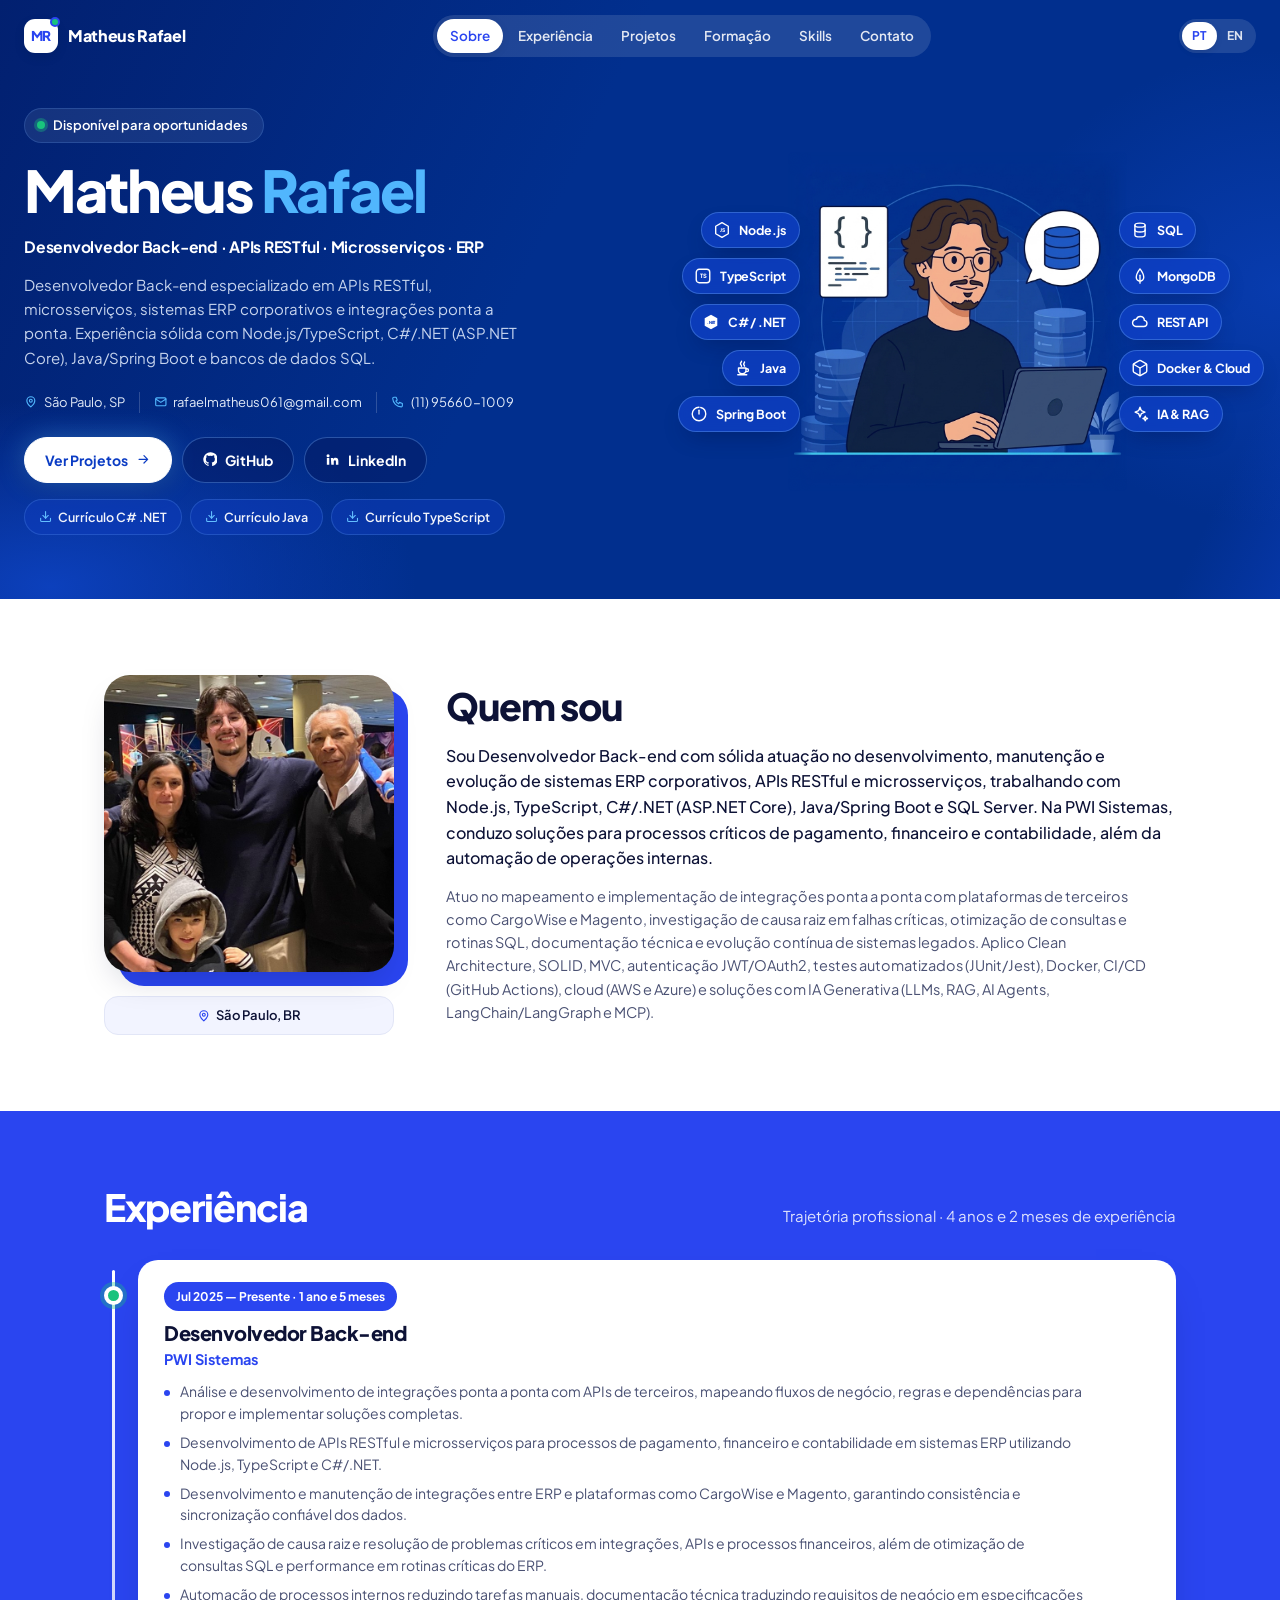
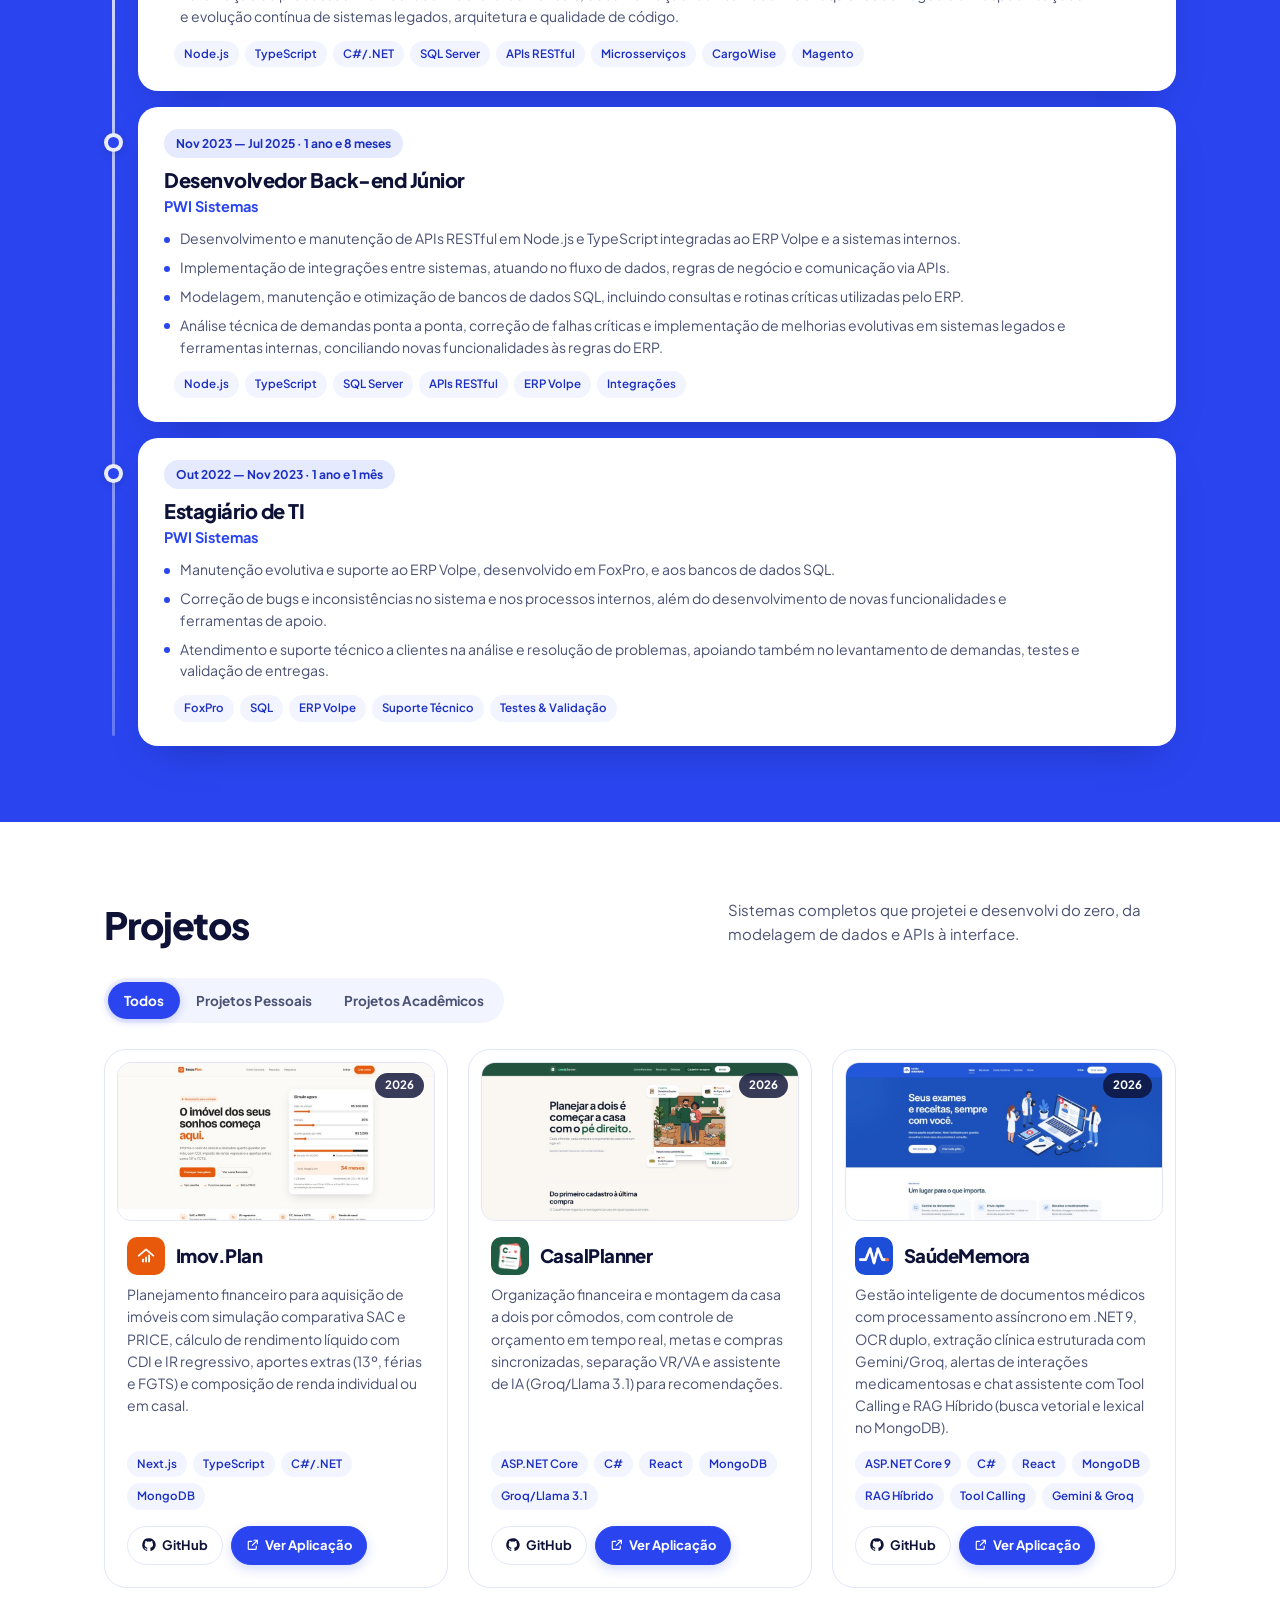
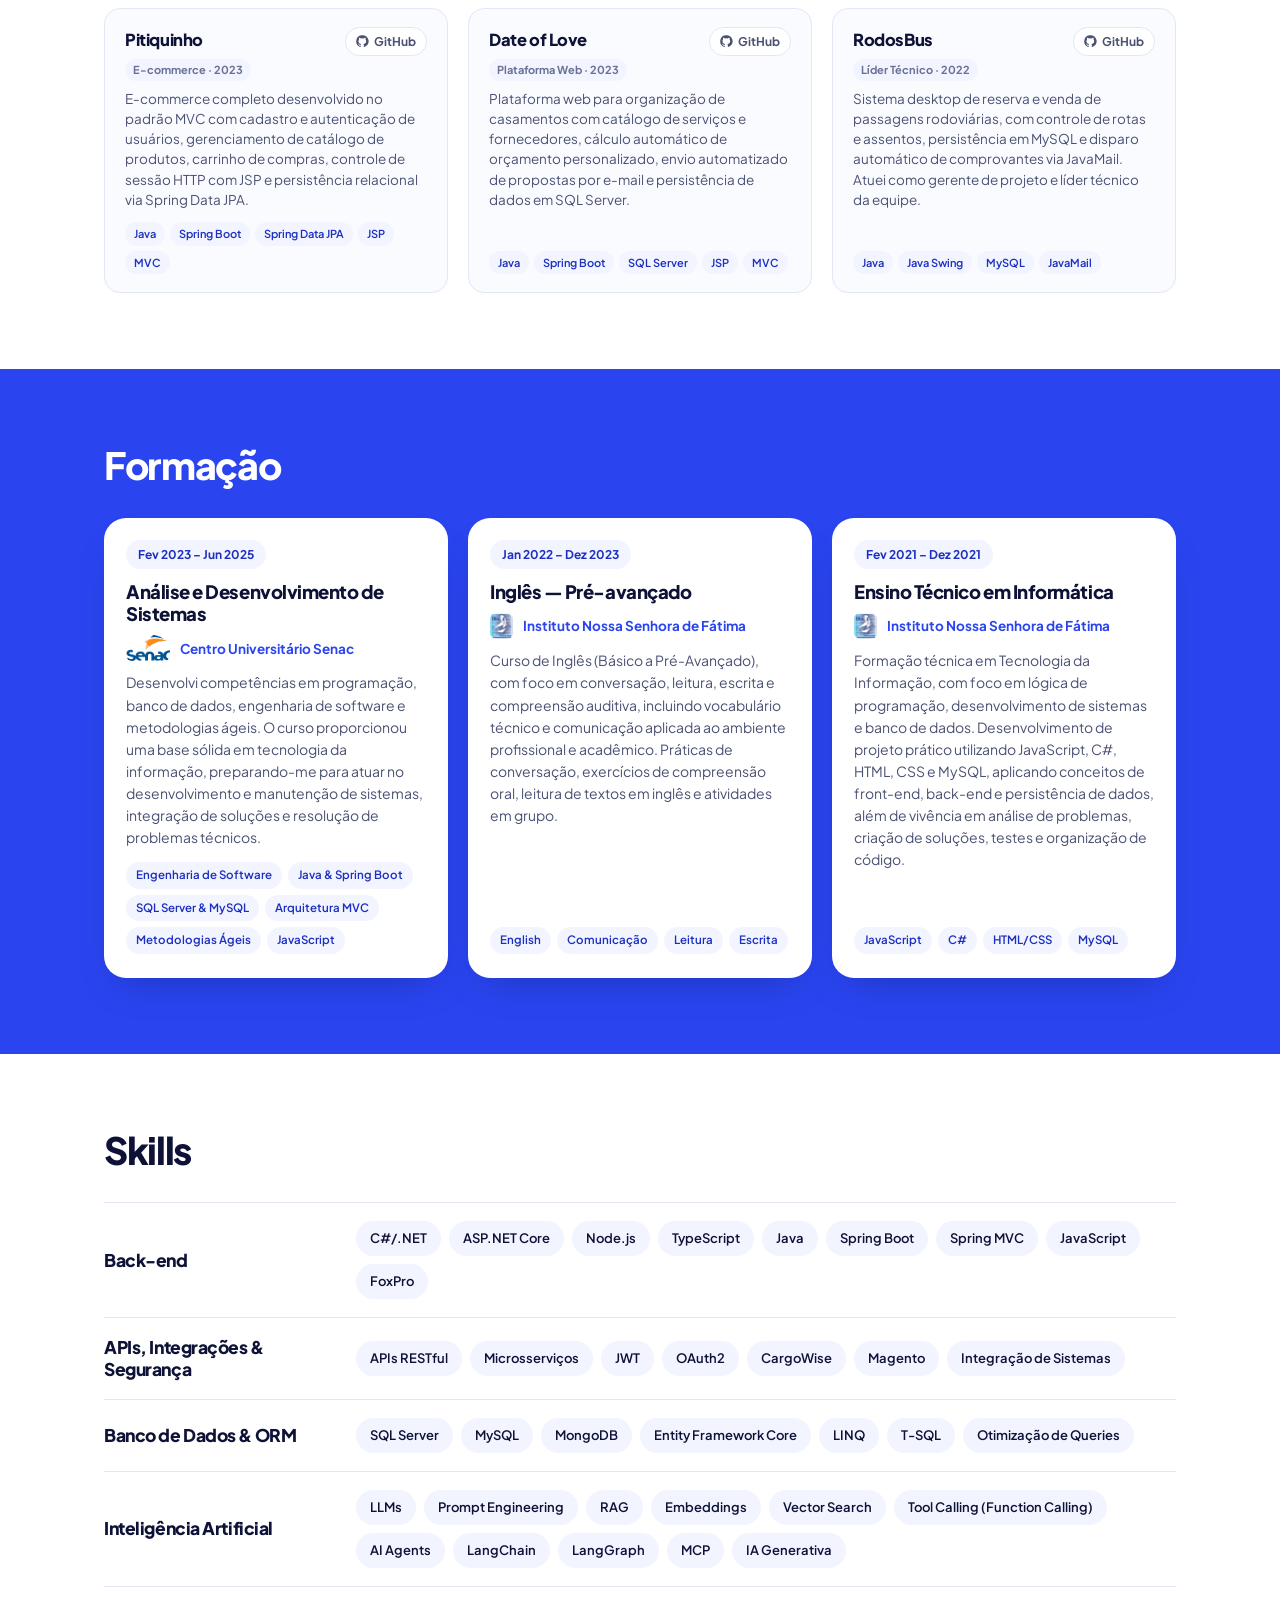
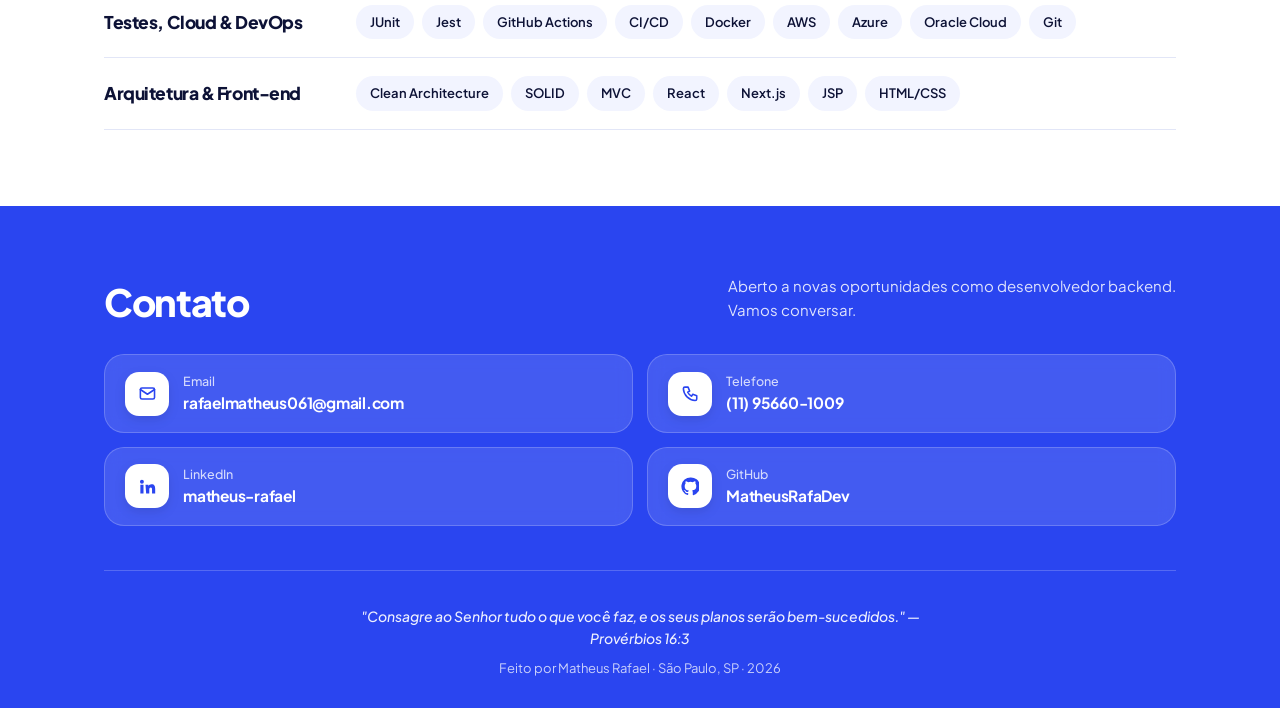
<file: index.html>
<!DOCTYPE html>
<html lang="pt-BR">
<head>
  <meta charset="UTF-8">
  <meta name="viewport" content="width=device-width, initial-scale=1.0">
  <title>Matheus Rafael · Desenvolvedor Back-end</title>
  <meta name="description" content="Matheus Rafael — Desenvolvedor Back-end especializado em APIs RESTful, microsserviços, sistemas ERP corporativos e integrações ponta a ponta. Experiência com Node.js/TypeScript, C#/.NET (ASP.NET Core), Java/Spring Boot e SQL Server.">
  <meta name="theme-color" content="#2A45F0">

  <link rel="icon" href="favicon.svg?v=3" type="image/svg+xml">
  <link rel="icon" href="favicon.ico?v=3" sizes="any">
  <link rel="icon" href="favicon-32.png?v=3" sizes="32x32" type="image/png">
  <link rel="icon" href="favicon-16.png?v=3" sizes="16x16" type="image/png">
  <link rel="apple-touch-icon" href="apple-touch-icon.png?v=3">
  <link rel="manifest" href="site.webmanifest?v=3">

  <link rel="preconnect" href="https://fonts.googleapis.com">
  <link rel="preconnect" href="https://fonts.gstatic.com" crossorigin>
  <link rel="stylesheet" href="https://fonts.googleapis.com/css2?family=Plus+Jakarta+Sans:wght@400;500;600;700;800&family=JetBrains+Mono:wght@400;500;600&display=swap">
  <link rel="stylesheet" href="style.css">
</head>
<body>

  <!-- ================= HERO ================= -->
  <header class="hero" id="top">
    <div class="topbar" id="siteHeader">
      <nav class="nav" aria-label="Navegação principal">
        <a class="logo" href="#top" aria-label="Matheus Rafael - Início">
          <span>MR<i></i></span>
          Matheus Rafael
        </a>

        <div class="links" role="menubar">
          <a href="#sobre" class="on" data-i18n="nav.about">Sobre</a>
          <a href="#experiencia" data-i18n="nav.experience">Experiência</a>
          <a href="#projetos" data-i18n="nav.projects">Projetos</a>
          <a href="#formacao" data-i18n="nav.education">Formação</a>
          <a href="#skills" data-i18n="nav.skills">Skills</a>
          <a href="#contato" data-i18n="nav.contact">Contato</a>
        </div>

        <div class="nav-r">
          <div class="lang" role="group" aria-label="Idioma / Language">
            <button type="button" data-lang="pt" class="active" aria-pressed="true">PT</button>
            <button type="button" data-lang="en" aria-pressed="false">EN</button>
          </div>
          <button class="burger" id="hamburger" aria-label="Abrir menu" aria-expanded="false" aria-controls="mobileNav">
            <s></s><s></s><s></s>
          </button>
        </div>
      </nav>

      <!-- Menu mobile drawer -->
      <div class="mobile-nav" id="mobileNav">
        <a href="#sobre" data-i18n="nav.about">Sobre</a>
        <a href="#experiencia" data-i18n="nav.experience">Experiência</a>
        <a href="#projetos" data-i18n="nav.projects">Projetos</a>
        <a href="#formacao" data-i18n="nav.education">Formação</a>
        <a href="#skills" data-i18n="nav.skills">Skills</a>
        <a href="#contato" data-i18n="nav.contact">Contato</a>
      </div>
    </div>

    <div class="wrap">
      <div class="hero-g">
        <div class="l">
          <span class="badge">
            <i></i><span data-i18n="hero.badge">Disponível para oportunidades</span>
          </span>

          <h1 class="name">Matheus <span>Rafael</span></h1>
          <p class="role" data-i18n="hero.role">Desenvolvedor Back-end · APIs RESTful · Microsserviços · ERP</p>
          <p class="bio" data-i18n="hero.bio">Desenvolvedor Back-end especializado em APIs RESTful, microsserviços, sistemas ERP corporativos e integrações ponta a ponta. Experiência sólida com Node.js/TypeScript, C#/.NET (ASP.NET Core), Java/Spring Boot e bancos de dados SQL.</p>

          <div class="meta">
            <span>
              <svg class="ico" viewBox="0 0 24 24" aria-hidden="true"><path d="M12 21s-7-6.2-7-11a7 7 0 1 1 14 0c0 4.8-7 11-7 11z"></path><circle cx="12" cy="10" r="2.5"></circle></svg>
              <span data-i18n="hero.location">São Paulo, SP</span>
            </span>
            <a href="mailto:rafaelmatheus061@gmail.com">
              <svg class="ico" viewBox="0 0 24 24" aria-hidden="true"><rect x="3" y="5" width="18" height="14" rx="2"></rect><path d="M3 7l9 6 9-6"></path></svg>
              rafaelmatheus061@gmail.com
            </a>
            <a href="tel:+5511956601009">
              <svg class="ico" viewBox="0 0 24 24" aria-hidden="true"><path d="M5 4h4l2 5-2.5 1.5a11 11 0 0 0 5 5L15 13l5 2v4a2 2 0 0 1-2 2A16 16 0 0 1 3 6a2 2 0 0 1 2-2z"></path></svg>
              (11) 95660-1009
            </a>
          </div>

          <div class="cta">
            <a class="btn p" href="#projetos">
              <span data-i18n="hero.ctaProjects">Ver Projetos</span>
              <svg class="ico" viewBox="0 0 24 24" aria-hidden="true"><path d="M5 12h14M13 6l6 6-6 6"></path></svg>
            </a>
            <a class="btn" href="https://github.com/MatheusRafaDev" target="_blank" rel="noopener">
              <svg class="ico f" viewBox="0 0 24 24" aria-hidden="true"><path d="M12 .5a11.5 11.5 0 0 0-3.64 22.41c.58.1.79-.25.79-.56v-2c-3.2.7-3.88-1.37-3.88-1.37-.52-1.33-1.28-1.69-1.28-1.69-1.04-.71.08-.7.08-.7 1.16.08 1.77 1.19 1.77 1.19 1.03 1.77 2.7 1.26 3.36.96.1-.75.4-1.26.73-1.55-2.55-.29-5.24-1.28-5.24-5.69 0-1.26.45-2.29 1.19-3.1-.12-.29-.52-1.46.11-3.05 0 0 .97-.31 3.18 1.18a11 11 0 0 1 5.78 0c2.2-1.49 3.17-1.18 3.17-1.18.63 1.59.23 2.76.11 3.05.74.81 1.19 1.84 1.19 3.1 0 4.42-2.7 5.39-5.26 5.68.41.36.78 1.06.78 2.14v3.17c0 .31.21.67.8.56A11.5 11.5 0 0 0 12 .5z"></path></svg>
              GitHub
            </a>
            <a class="btn" href="https://www.linkedin.com/in/matheus-rafael-50a676219/" target="_blank" rel="noopener">
              <svg class="ico f" viewBox="0 0 24 24" aria-hidden="true"><path d="M4.98 3.5a2.5 2.5 0 1 1 0 5 2.5 2.5 0 0 1 0-5zM3 9.75h4V21H3zM9.5 9.75h3.8v1.6h.06c.53-1 1.82-2.05 3.75-2.05 4 0 4.74 2.64 4.74 6.07V21h-4v-4.9c0-1.17-.02-2.67-1.63-2.67-1.63 0-1.88 1.27-1.88 2.59V21h-4z"></path></svg>
              LinkedIn
            </a>
          </div>

          <div class="cv">
            <a href="./assets/curriculos/CSHARP.pdf" download>
              <svg class="ico" viewBox="0 0 24 24" aria-hidden="true"><path d="M21 15v4a2 2 0 0 1-2 2H5a2 2 0 0 1-2-2v-4"></path><path d="M7 10l5 5 5-5"></path><path d="M12 15V3"></path></svg>
              <span data-i18n="hero.cvCsharp">Currículo C# .NET</span>
            </a>
            <a href="./assets/curriculos/JAVA.pdf" download>
              <svg class="ico" viewBox="0 0 24 24" aria-hidden="true"><path d="M21 15v4a2 2 0 0 1-2 2H5a2 2 0 0 1-2-2v-4"></path><path d="M7 10l5 5 5-5"></path><path d="M12 15V3"></path></svg>
              <span data-i18n="hero.cvJava">Currículo Java</span>
            </a>
            <a href="./assets/curriculos/TYPESCRIPT.pdf" download>
              <svg class="ico" viewBox="0 0 24 24" aria-hidden="true"><path d="M21 15v4a2 2 0 0 1-2 2H5a2 2 0 0 1-2-2v-4"></path><path d="M7 10l5 5 5-5"></path><path d="M12 15V3"></path></svg>
              <span data-i18n="hero.cvTypescript">Currículo TypeScript</span>
            </a>
          </div>
        </div>

        <div class="r hero-scene reveal">
          <ul class="hero-pills hero-pills--left" aria-label="Linguagens e frameworks">
            <li>
              <span class="hp-ico" aria-hidden="true">
                <svg viewBox="0 0 24 24"><path d="M12 2.2l8.4 4.85v9.9L12 21.8l-8.4-4.85v-9.9L12 2.2z" fill="none" stroke="currentColor" stroke-width="1.8" stroke-linejoin="round"/><text x="12" y="14.3" text-anchor="middle" fill="currentColor" font-size="6.8" font-weight="800" font-family="Plus Jakarta Sans, sans-serif">JS</text></svg>
              </span>
              Node.js
            </li>
            <li>
              <span class="hp-ico" aria-hidden="true">
                <svg viewBox="0 0 24 24"><rect x="3" y="3" width="18" height="18" rx="4" fill="none" stroke="currentColor" stroke-width="1.85"/><text x="12" y="15.1" text-anchor="middle" fill="currentColor" font-size="7.8" font-weight="800" font-family="Plus Jakarta Sans, sans-serif">TS</text></svg>
              </span>
              TypeScript
            </li>
            <li>
              <span class="hp-ico" aria-hidden="true">
                <svg viewBox="0 0 24 24"><path d="M12 2.2l8.4 4.85v9.9L12 21.8l-8.4-4.85v-9.9L12 2.2z" fill="currentColor"/><text x="12" y="14.1" text-anchor="middle" fill="#0B3BBE" font-size="5.5" font-weight="800" font-family="Plus Jakarta Sans, sans-serif">.NET</text></svg>
              </span>
              C# / .NET
            </li>
            <li>
              <span class="hp-ico" aria-hidden="true">
                <svg viewBox="0 0 24 24" fill="none" stroke="currentColor" stroke-width="1.85" stroke-linecap="round" stroke-linejoin="round"><path d="M10 3c0 1.4-1.4 1.9-1.4 3.3S10 8.2 10 9.6"/><path d="M14 4c0 1.1-1.1 1.7-1.1 2.8S14 8.2 14 9.5"/><path d="M6 12h10v3.2a4.5 4.5 0 0 1-4.5 4.5h-1A4.5 4.5 0 0 1 6 15.2V12z"/><path d="M16 13h1.4a1.9 1.9 0 0 1 0 3.8H16"/><path d="M5 21h12"/></svg>
              </span>
              Java
            </li>
            <li>
              <span class="hp-ico" aria-hidden="true">
                <svg viewBox="0 0 24 24" fill="none" stroke="currentColor" stroke-width="1.85" stroke-linecap="round" stroke-linejoin="round"><path d="M12 3a9 9 0 1 0 9 9c0-4.2-2.8-7.7-6.7-8.7"/><path d="M12 7v5"/></svg>
              </span>
              Spring Boot
            </li>
          </ul>

          <div class="hero-illust">
            <img src="./assets/fotos/hero-ilustracao.jpg" alt="Ilustração de Matheus Rafael — Desenvolvedor Back-end">
          </div>

          <ul class="hero-pills hero-pills--right" aria-label="Bancos de dados, APIs, Cloud e IA">
            <li>
              <span class="hp-ico" aria-hidden="true">
                <svg viewBox="0 0 24 24" fill="none" stroke="currentColor" stroke-width="1.85" stroke-linecap="round" stroke-linejoin="round"><ellipse cx="12" cy="5.5" rx="6.8" ry="2.7"/><path d="M5.2 5.5v13c0 1.5 3.04 2.7 6.8 2.7s6.8-1.2 6.8-2.7v-13"/><path d="M5.2 12c0 1.5 3.04 2.7 6.8 2.7s6.8-1.2 6.8-2.7"/></svg>
              </span>
              SQL
            </li>
            <li>
              <span class="hp-ico" aria-hidden="true">
                <svg viewBox="0 0 24 24" fill="none" stroke="currentColor" stroke-width="1.85" stroke-linecap="round" stroke-linejoin="round"><path d="M12 2.5C8.5 7 7 10.5 7 13.8a5 5 0 0 0 10 0c0-3.3-1.5-6.8-5-11.3z"/><path d="M12 11v10.5"/></svg>
              </span>
              MongoDB
            </li>
            <li>
              <span class="hp-ico" aria-hidden="true">
                <svg viewBox="0 0 24 24" fill="none" stroke="currentColor" stroke-width="1.85" stroke-linecap="round" stroke-linejoin="round"><path d="M6.6 18h10.6a4.1 4.1 0 0 0 .6-8.15A5.4 5.4 0 0 0 7.3 8.3 4.2 4.2 0 0 0 6.6 18z"/></svg>
              </span>
              REST API
            </li>
            <li>
              <span class="hp-ico" aria-hidden="true">
                <svg viewBox="0 0 24 24" fill="none" stroke="currentColor" stroke-width="1.85" stroke-linecap="round" stroke-linejoin="round"><path d="M21 16V8a2 2 0 0 0-1-1.73l-7-4a2 2 0 0 0-2 0l-7 4A2 2 0 0 0 3 8v8a2 2 0 0 0 1 1.73l7 4a2 2 0 0 0 2 0l7-4A2 2 0 0 0 21 16z"/><path d="M3.3 7L12 12l8.7-5"/><path d="M12 22V12"/></svg>
              </span>
              Docker &amp; Cloud
            </li>
            <li>
              <span class="hp-ico" aria-hidden="true">
                <svg viewBox="0 0 24 24" fill="none" stroke="currentColor" stroke-width="1.85" stroke-linecap="round" stroke-linejoin="round"><path d="M12 3l1.9 4.6L18.5 9.5l-4.6 1.9L12 16l-1.9-4.6L5.5 9.5l4.6-1.9L12 3z"/><path d="M19 15l.9 2.1L22 18l-2.1.9L19 21l-.9-2.1L16 18l2.1-.9L19 15z"/></svg>
              </span>
              <span data-i18n="hero.pillAi">IA &amp; RAG</span>
            </li>
          </ul>
        </div>
      </div>
    </div>
  </header>

  <main>
    <!-- ================= ABOUT ================= -->
    <section id="sobre">
      <div class="wrap">
        <div class="about">
          <div class="ph reveal">
            <div class="ph-frame">
              <div class="back"></div>
              <img src="./assets/fotos/perfil.jpg" alt="Foto de perfil de Matheus Rafael">
            </div>
            <div class="ph-foot">
              <svg class="ico" viewBox="0 0 24 24" aria-hidden="true"><path d="M12 21s-7-6.2-7-11a7 7 0 1 1 14 0c0 4.8-7 11-7 11z"></path><circle cx="12" cy="10" r="2.5"></circle></svg>
              <span>São Paulo, BR</span>
            </div>
          </div>

          <div class="tx reveal">
            <h2 class="title" data-i18n="about.title">Quem sou</h2>
            <p class="lead" data-i18n="about.lead">Sou Desenvolvedor Back-end com sólida atuação no desenvolvimento, manutenção e evolução de sistemas ERP corporativos, APIs RESTful e microsserviços, trabalhando com Node.js, TypeScript, C#/.NET (ASP.NET Core), Java/Spring Boot e SQL Server. Na PWI Sistemas, conduzo soluções para processos críticos de pagamento, financeiro e contabilidade, além da automação de operações internas.</p>
            <p data-i18n="about.p2">Atuo no mapeamento e implementação de integrações ponta a ponta com plataformas de terceiros como CargoWise e Magento, investigação de causa raiz em falhas críticas, otimização de consultas e rotinas SQL, documentação técnica e evolução contínua de sistemas legados. Aplico Clean Architecture, SOLID, MVC, autenticação JWT/OAuth2, testes automatizados (JUnit/Jest), Docker, CI/CD (GitHub Actions), cloud (AWS e Azure) e soluções com IA Generativa (LLMs, RAG, AI Agents, LangChain/LangGraph e MCP).</p>
          </div>
        </div>
      </div>
    </section>

    <!-- ================= EXPERIENCE ================= -->
    <section class="alt" id="experiencia">
      <div class="wrap">
        <div class="head reveal">
          <h2 data-i18n="exp.title">Experiência</h2>
          <p id="exp-total"></p>
        </div>

        <div class="tl">
          <div class="tl-i current reveal">
            <span class="per" data-exp-period data-start="2025-07" data-end="present"></span>
            <h3 data-i18n="exp.role1">Desenvolvedor Back-end</h3>
            <div class="co">PWI Sistemas</div>
            <ul class="exp-list">
              <li data-i18n="exp.r1b1">Análise e desenvolvimento de integrações ponta a ponta com APIs de terceiros, mapeando fluxos de negócio, regras e dependências para propor e implementar soluções completas.</li>
              <li data-i18n="exp.r1b2">Desenvolvimento de APIs RESTful e microsserviços para processos de pagamento, financeiro e contabilidade em sistemas ERP utilizando Node.js, TypeScript e C#/.NET.</li>
              <li data-i18n="exp.r1b3">Desenvolvimento e manutenção de integrações entre ERP e plataformas como CargoWise e Magento, garantindo consistência e sincronização confiável dos dados.</li>
              <li data-i18n="exp.r1b4">Investigação de causa raiz e resolução de problemas críticos em integrações, APIs e processos financeiros, além de otimização de consultas SQL e performance em rotinas críticas do ERP.</li>
              <li data-i18n="exp.r1b5">Automação de processos internos reduzindo tarefas manuais, documentação técnica traduzindo requisitos de negócio em especificações e evolução contínua de sistemas legados, arquitetura e qualidade de código.</li>
            </ul>
            <div class="tags tl-tags">
              <span>Node.js</span><span>TypeScript</span><span>C#/.NET</span><span>SQL Server</span><span>APIs RESTful</span><span>Microsserviços</span><span>CargoWise</span><span>Magento</span>
            </div>
          </div>

          <div class="tl-i reveal">
            <span class="per" data-exp-period data-start="2023-11" data-end="2025-07"></span>
            <h3 data-i18n="exp.role2">Desenvolvedor Back-end Júnior</h3>
            <div class="co">PWI Sistemas</div>
            <ul class="exp-list">
              <li data-i18n="exp.r2b1">Desenvolvimento e manutenção de APIs RESTful em Node.js e TypeScript integradas ao ERP Volpe e a sistemas internos.</li>
              <li data-i18n="exp.r2b2">Implementação de integrações entre sistemas, atuando no fluxo de dados, regras de negócio e comunicação via APIs.</li>
              <li data-i18n="exp.r2b3">Modelagem, manutenção e otimização de bancos de dados SQL, incluindo consultas e rotinas críticas utilizadas pelo ERP.</li>
              <li data-i18n="exp.r2b4">Análise técnica de demandas ponta a ponta, correção de falhas críticas e implementação de melhorias evolutivas em sistemas legados e ferramentas internas, conciliando novas funcionalidades às regras do ERP.</li>
            </ul>
            <div class="tags tl-tags">
              <span>Node.js</span><span>TypeScript</span><span>SQL Server</span><span>APIs RESTful</span><span>ERP Volpe</span><span>Integrações</span>
            </div>
          </div>

          <div class="tl-i reveal">
            <span class="per" data-exp-period data-start="2022-10" data-end="2023-11"></span>
            <h3 data-i18n="exp.role3">Estagiário de TI</h3>
            <div class="co">PWI Sistemas</div>
            <ul class="exp-list">
              <li data-i18n="exp.r3b1">Manutenção evolutiva e suporte ao ERP Volpe, desenvolvido em FoxPro, e aos bancos de dados SQL.</li>
              <li data-i18n="exp.r3b2">Correção de bugs e inconsistências no sistema e nos processos internos, além do desenvolvimento de novas funcionalidades e ferramentas de apoio.</li>
              <li data-i18n="exp.r3b3">Atendimento e suporte técnico a clientes na análise e resolução de problemas, apoiando também no levantamento de demandas, testes e validação de entregas.</li>
            </ul>
            <div class="tags tl-tags">
              <span>FoxPro</span><span>SQL</span><span>ERP Volpe</span><span>Suporte Técnico</span><span>Testes &amp; Validação</span>
            </div>
          </div>
        </div>
      </div>
    </section>

    <!-- ================= PROJECTS ================= -->
    <section id="projetos">
      <div class="wrap">
        <div class="head reveal">
          <h2 data-i18n="projects.title">Projetos</h2>
          <p data-i18n="projects.sub">Sistemas completos que projetei e desenvolvi do zero, da modelagem de dados e APIs à interface.</p>
        </div>

        <div class="tabs reveal" role="tablist" aria-label="Filtro de projetos">
          <button type="button" class="tab-btn on" data-filter="all" data-i18n="projects.tabAll">Todos</button>
          <button type="button" class="tab-btn" data-filter="personal" data-i18n="projects.tabPersonal">Projetos Pessoais</button>
          <button type="button" class="tab-btn" data-filter="academic" data-i18n="projects.tabAcademic">Projetos Acadêmicos</button>
        </div>

        <div class="grid" id="projectGrid">
          <!-- Imov.Plan -->
          <article class="card reveal" data-category="personal">
            <div class="shot">
              <span class="yr">2026</span>
              <img src="./assets/telas/imovplan.jpg?v=2" alt="Imov.Plan Screenshot" loading="lazy">
            </div>
            <div class="ph-h">
              <img src="./assets/logos/imovplan-logo.png?v=2" alt="Imov.Plan logo">
              <h3>Imov.Plan</h3>
            </div>
            <p class="desc" data-i18n="projects.imovplan">Planejamento financeiro para aquisição de imóveis com simulação comparativa SAC e PRICE, cálculo de rendimento líquido com CDI e IR regressivo, aportes extras (13º, férias e FGTS) e composição de renda individual ou em casal.</p>
            <div class="tags">
              <span>Next.js</span><span>TypeScript</span><span>C#/.NET</span><span>MongoDB</span>
            </div>
            <div class="links2">
              <a href="https://github.com/MatheusRafaDev/imov-plan" target="_blank" rel="noopener">
                <svg class="ico f" viewBox="0 0 24 24" aria-hidden="true"><path d="M12 .5a11.5 11.5 0 0 0-3.64 22.41c.58.1.79-.25.79-.56v-2c-3.2.7-3.88-1.37-3.88-1.37-.52-1.33-1.28-1.69-1.28-1.69-1.04-.71.08-.7.08-.7 1.16.08 1.77 1.19 1.77 1.19 1.03 1.77 2.7 1.26 3.36.96.1-.75.4-1.26.73-1.55-2.55-.29-5.24-1.28-5.24-5.69 0-1.26.45-2.29 1.19-3.1-.12-.29-.52-1.46.11-3.05 0 0 .97-.31 3.18 1.18a11 11 0 0 1 5.78 0c2.2-1.49 3.17-1.18 3.17-1.18.63 1.59.23 2.76.11 3.05.74.81 1.19 1.84 1.19 3.1 0 4.42-2.7 5.39-5.26 5.68.41.36.78 1.06.78 2.14v3.17c0 .31.21.67.8.56A11.5 11.5 0 0 0 12 .5z"></path></svg>
                GitHub
              </a>
              <a class="demo" href="https://imov-plan.vercel.app/auth" target="_blank" rel="noopener">
                <svg class="ico" viewBox="0 0 24 24" aria-hidden="true"><path d="M14 4h6v6M20 4l-9 9M18 14v5a1 1 0 0 1-1 1H5a1 1 0 0 1-1-1V7a1 1 0 0 1 1-1h5"></path></svg>
                <span data-i18n="projects.demo">Ver Aplicação</span>
              </a>
            </div>
          </article>

          <!-- CasalPlanner -->
          <article class="card reveal" data-category="personal">
            <div class="shot">
              <span class="yr">2026</span>
              <img src="./assets/telas/casalplanner.jpg?v=2" alt="CasalPlanner Screenshot" loading="lazy">
            </div>
            <div class="ph-h">
              <img src="./assets/logos/logo_casalplanner.png?v=2" alt="CasalPlanner logo">
              <h3>CasalPlanner</h3>
            </div>
            <p class="desc" data-i18n="projects.casalplanner">Organização financeira e montagem da casa a dois por cômodos, com controle de orçamento em tempo real, metas e compras sincronizadas, separação VR/VA e assistente de IA (Groq/Llama 3.1) para recomendações.</p>
            <div class="tags">
              <span>ASP.NET Core</span><span>C#</span><span>React</span><span>MongoDB</span><span>Groq/Llama 3.1</span>
            </div>
            <div class="links2">
              <a href="https://github.com/MatheusRafaDev/casal-planner" target="_blank" rel="noopener">
                <svg class="ico f" viewBox="0 0 24 24" aria-hidden="true"><path d="M12 .5a11.5 11.5 0 0 0-3.64 22.41c.58.1.79-.25.79-.56v-2c-3.2.7-3.88-1.37-3.88-1.37-.52-1.33-1.28-1.69-1.28-1.69-1.04-.71.08-.7.08-.7 1.16.08 1.77 1.19 1.77 1.19 1.03 1.77 2.7 1.26 3.36.96.1-.75.4-1.26.73-1.55-2.55-.29-5.24-1.28-5.24-5.69 0-1.26.45-2.29 1.19-3.1-.12-.29-.52-1.46.11-3.05 0 0 .97-.31 3.18 1.18a11 11 0 0 1 5.78 0c2.2-1.49 3.17-1.18 3.17-1.18.63 1.59.23 2.76.11 3.05.74.81 1.19 1.84 1.19 3.1 0 4.42-2.7 5.39-5.26 5.68.41.36.78 1.06.78 2.14v3.17c0 .31.21.67.8.56A11.5 11.5 0 0 0 12 .5z"></path></svg>
                GitHub
              </a>
              <a class="demo" href="https://casalplanner.vercel.app/" target="_blank" rel="noopener">
                <svg class="ico" viewBox="0 0 24 24" aria-hidden="true"><path d="M14 4h6v6M20 4l-9 9M18 14v5a1 1 0 0 1-1 1H5a1 1 0 0 1-1-1V7a1 1 0 0 1 1-1h5"></path></svg>
                <span data-i18n="projects.demo">Ver Aplicação</span>
              </a>
            </div>
          </article>

          <!-- SaúdeMemora -->
          <article class="card reveal" data-category="personal">
            <div class="shot">
              <span class="yr">2026</span>
              <img src="./assets/telas/saudememora.jpg?v=2" alt="SaúdeMemora Screenshot" loading="lazy">
            </div>
            <div class="ph-h">
              <img src="./assets/logos/saudememora-logo.png?v=2" alt="SaúdeMemora logo">
              <h3>SaúdeMemora</h3>
            </div>
            <p class="desc" data-i18n="projects.saudememora">Gestão inteligente de documentos médicos com processamento assíncrono em .NET 9, OCR duplo, extração clínica estruturada com Gemini/Groq, alertas de interações medicamentosas e chat assistente com Tool Calling e RAG Híbrido (busca vetorial e lexical no MongoDB).</p>
            <div class="tags">
              <span>ASP.NET Core 9</span><span>C#</span><span>React</span><span>MongoDB</span><span data-i18n="projects.ragTag">RAG Híbrido</span><span>Tool Calling</span><span>Gemini &amp; Groq</span>
            </div>
            <div class="links2">
              <a href="https://github.com/MatheusRafaDev/saude-memora" target="_blank" rel="noopener">
                <svg class="ico f" viewBox="0 0 24 24" aria-hidden="true"><path d="M12 .5a11.5 11.5 0 0 0-3.64 22.41c.58.1.79-.25.79-.56v-2c-3.2.7-3.88-1.37-3.88-1.37-.52-1.33-1.28-1.69-1.28-1.69-1.04-.71.08-.7.08-.7 1.16.08 1.77 1.19 1.77 1.19 1.03 1.77 2.7 1.26 3.36.96.1-.75.4-1.26.73-1.55-2.55-.29-5.24-1.28-5.24-5.69 0-1.26.45-2.29 1.19-3.1-.12-.29-.52-1.46.11-3.05 0 0 .97-.31 3.18 1.18a11 11 0 0 1 5.78 0c2.2-1.49 3.17-1.18 3.17-1.18.63 1.59.23 2.76.11 3.05.74.81 1.19 1.84 1.19 3.1 0 4.42-2.7 5.39-5.26 5.68.41.36.78 1.06.78 2.14v3.17c0 .31.21.67.8.56A11.5 11.5 0 0 0 12 .5z"></path></svg>
                GitHub
              </a>
              <a class="demo" href="https://saude-memora.vercel.app/" target="_blank" rel="noopener">
                <svg class="ico" viewBox="0 0 24 24" aria-hidden="true"><path d="M14 4h6v6M20 4l-9 9M18 14v5a1 1 0 0 1-1 1H5a1 1 0 0 1-1-1V7a1 1 0 0 1 1-1h5"></path></svg>
                <span data-i18n="projects.demo">Ver Aplicação</span>
              </a>
            </div>
          </article>

          <!-- Pitiquinho -->
          <article class="card compact reveal" data-category="academic">
            <div class="compact-top">
              <div class="compact-title">
                <h3>Pitiquinho</h3>
                <span class="yr-inline" data-i18n="projects.pitiquinhoMeta">E-commerce · 2023</span>
              </div>
              <a class="gh-min" href="https://github.com/MatheusRafaDev/pitiquinho" target="_blank" rel="noopener" aria-label="GitHub Pitiquinho">
                <svg class="ico f" viewBox="0 0 24 24" aria-hidden="true"><path d="M12 .5a11.5 11.5 0 0 0-3.64 22.41c.58.1.79-.25.79-.56v-2c-3.2.7-3.88-1.37-3.88-1.37-.52-1.33-1.28-1.69-1.28-1.69-1.04-.71.08-.7.08-.7 1.16.08 1.77 1.19 1.77 1.19 1.03 1.77 2.7 1.26 3.36.96.1-.75.4-1.26.73-1.55-2.55-.29-5.24-1.28-5.24-5.69 0-1.26.45-2.29 1.19-3.1-.12-.29-.52-1.46.11-3.05 0 0 .97-.31 3.18 1.18a11 11 0 0 1 5.78 0c2.2-1.49 3.17-1.18 3.17-1.18.63 1.59.23 2.76.11 3.05.74.81 1.19 1.84 1.19 3.1 0 4.42-2.7 5.39-5.26 5.68.41.36.78 1.06.78 2.14v3.17c0 .31.21.67.8.56A11.5 11.5 0 0 0 12 .5z"></path></svg>
                GitHub
              </a>
            </div>
            <p class="desc" data-i18n="projects.pitiquinho">E-commerce completo desenvolvido no padrão MVC com cadastro e autenticação de usuários, gerenciamento de catálogo de produtos, carrinho de compras, controle de sessão HTTP com JSP e persistência relacional via Spring Data JPA.</p>
            <div class="tags">
              <span>Java</span><span>Spring Boot</span><span>Spring Data JPA</span><span>JSP</span><span>MVC</span>
            </div>
          </article>

          <!-- Date of Love -->
          <article class="card compact reveal" data-category="academic">
            <div class="compact-top">
              <div class="compact-title">
                <h3>Date of Love</h3>
                <span class="yr-inline" data-i18n="projects.dateofloveMeta">Plataforma Web · 2023</span>
              </div>
              <a class="gh-min" href="https://github.com/MatheusRafaDev/date-of-love" target="_blank" rel="noopener" aria-label="GitHub Date of Love">
                <svg class="ico f" viewBox="0 0 24 24" aria-hidden="true"><path d="M12 .5a11.5 11.5 0 0 0-3.64 22.41c.58.1.79-.25.79-.56v-2c-3.2.7-3.88-1.37-3.88-1.37-.52-1.33-1.28-1.69-1.28-1.69-1.04-.71.08-.7.08-.7 1.16.08 1.77 1.19 1.77 1.19 1.03 1.77 2.7 1.26 3.36.96.1-.75.4-1.26.73-1.55-2.55-.29-5.24-1.28-5.24-5.69 0-1.26.45-2.29 1.19-3.1-.12-.29-.52-1.46.11-3.05 0 0 .97-.31 3.18 1.18a11 11 0 0 1 5.78 0c2.2-1.49 3.17-1.18 3.17-1.18.63 1.59.23 2.76.11 3.05.74.81 1.19 1.84 1.19 3.1 0 4.42-2.7 5.39-5.26 5.68.41.36.78 1.06.78 2.14v3.17c0 .31.21.67.8.56A11.5 11.5 0 0 0 12 .5z"></path></svg>
                GitHub
              </a>
            </div>
            <p class="desc" data-i18n="projects.dateoflove">Plataforma web para organização de casamentos com catálogo de serviços e fornecedores, cálculo automático de orçamento personalizado, envio automatizado de propostas por e-mail e persistência de dados em SQL Server.</p>
            <div class="tags">
              <span>Java</span><span>Spring Boot</span><span>SQL Server</span><span>JSP</span><span>MVC</span>
            </div>
          </article>

          <!-- RodosBus -->
          <article class="card compact reveal" data-category="academic">
            <div class="compact-top">
              <div class="compact-title">
                <h3>RodosBus</h3>
                <span class="yr-inline" data-i18n="projects.rodobusMeta">Líder Técnico · 2022</span>
              </div>
              <a class="gh-min" href="https://github.com/MatheusRafaDev/rodobus" target="_blank" rel="noopener" aria-label="GitHub RodosBus">
                <svg class="ico f" viewBox="0 0 24 24" aria-hidden="true"><path d="M12 .5a11.5 11.5 0 0 0-3.64 22.41c.58.1.79-.25.79-.56v-2c-3.2.7-3.88-1.37-3.88-1.37-.52-1.33-1.28-1.69-1.28-1.69-1.04-.71.08-.7.08-.7 1.16.08 1.77 1.19 1.77 1.19 1.03 1.77 2.7 1.26 3.36.96.1-.75.4-1.26.73-1.55-2.55-.29-5.24-1.28-5.24-5.69 0-1.26.45-2.29 1.19-3.1-.12-.29-.52-1.46.11-3.05 0 0 .97-.31 3.18 1.18a11 11 0 0 1 5.78 0c2.2-1.49 3.17-1.18 3.17-1.18.63 1.59.23 2.76.11 3.05.74.81 1.19 1.84 1.19 3.1 0 4.42-2.7 5.39-5.26 5.68.41.36.78 1.06.78 2.14v3.17c0 .31.21.67.8.56A11.5 11.5 0 0 0 12 .5z"></path></svg>
                GitHub
              </a>
            </div>
            <p class="desc" data-i18n="projects.rodobus">Sistema desktop de reserva e venda de passagens rodoviárias, com controle de rotas e assentos, persistência em MySQL e disparo automático de comprovantes via JavaMail. Atuei como gerente de projeto e líder técnico da equipe.</p>
            <div class="tags">
              <span>Java</span><span>Java Swing</span><span>MySQL</span><span>JavaMail</span>
            </div>
          </article>
        </div>
      </div>
    </section>

    <!-- ================= EDUCATION ================= -->
    <section class="alt" id="formacao">
      <div class="wrap">
        <div class="head reveal">
          <h2 data-i18n="edu.title">Formação</h2>
        </div>

        <div class="edu">
          <div class="ec reveal">
            <span class="p" data-edu-period data-start="2023-02" data-end="2025-06"></span>
            <h3 data-i18n="edu.c1">Análise e Desenvolvimento de Sistemas</h3>
            <div class="in">
              <img src="./assets/logos/Senac_logo.svg.png" alt="Senac logo">
              Centro Universitário Senac
            </div>
            <p class="d" data-i18n="edu.desc1">Desenvolvi competências em programação, banco de dados, engenharia de software e metodologias ágeis. O curso proporcionou uma base sólida em tecnologia da informação, preparando-me para atuar no desenvolvimento e manutenção de sistemas, integração de soluções e resolução de problemas técnicos.</p>
            <div class="tags">
              <span>Engenharia de Software</span><span>Java &amp; Spring Boot</span><span>SQL Server &amp; MySQL</span><span>Arquitetura MVC</span><span>Metodologias Ágeis</span><span>JavaScript</span>
            </div>
          </div>

          <div class="ec reveal">
            <span class="p" data-edu-period data-start="2022-01" data-end="2023-12"></span>
            <h3 data-i18n="edu.c2">Inglês — Pré-avançado</h3>
            <div class="in">
              <img src="./assets/logos/logo-frei.png" alt="Instituto Nossa Senhora de Fátima logo">
              Instituto Nossa Senhora de Fátima
            </div>
            <p class="d" data-i18n="edu.desc2">Curso de Inglês (Básico a Pré-Avançado), com foco em conversação, leitura, escrita e compreensão auditiva, incluindo vocabulário técnico e comunicação aplicada ao ambiente profissional e acadêmico. Práticas de conversação, exercícios de compreensão oral, leitura de textos em inglês e atividades em grupo.</p>
            <div class="tags">
              <span>English</span><span>Comunicação</span><span>Leitura</span><span>Escrita</span>
            </div>
          </div>

          <div class="ec reveal">
            <span class="p" data-edu-period data-start="2021-02" data-end="2021-12"></span>
            <h3 data-i18n="edu.c3">Ensino Técnico em Informática</h3>
            <div class="in">
              <img src="./assets/logos/logo-frei.png" alt="Instituto Nossa Senhora de Fátima logo">
              Instituto Nossa Senhora de Fátima
            </div>
            <p class="d" data-i18n="edu.desc3">Formação técnica em Tecnologia da Informação, com foco em lógica de programação, desenvolvimento de sistemas e banco de dados. Desenvolvimento de projeto prático utilizando JavaScript, C#, HTML, CSS e MySQL, aplicando conceitos de front-end, back-end e persistência de dados, além de vivência em análise de problemas, criação de soluções, testes e organização de código.</p>
            <div class="tags">
              <span>JavaScript</span><span>C#</span><span>HTML/CSS</span><span>MySQL</span>
            </div>
          </div>
        </div>
      </div>
    </section>

    <!-- ================= SKILLS ================= -->
    <section id="skills">
      <div class="wrap">
        <div class="head reveal">
          <h2 data-i18n="skills.title">Skills</h2>
        </div>

        <div class="skills">
          <div class="sk reveal">
            <h3 data-i18n="skills.backend">Back-end</h3>
            <div class="tg">
              <span>C#/.NET</span>
              <span>ASP.NET Core</span>
              <span>Node.js</span>
              <span>TypeScript</span>
              <span>Java</span>
              <span>Spring Boot</span>
              <span>Spring MVC</span>
              <span>JavaScript</span>
              <span>FoxPro</span>
            </div>
          </div>

          <div class="sk reveal">
            <h3 data-i18n="skills.integration">APIs, Integrações &amp; Segurança</h3>
            <div class="tg">
              <span>APIs RESTful</span>
              <span>Microsserviços</span>
              <span>JWT</span>
              <span>OAuth2</span>
              <span>CargoWise</span>
              <span>Magento</span>
              <span>Integração de Sistemas</span>
            </div>
          </div>

          <div class="sk reveal">
            <h3 data-i18n="skills.db">Banco de Dados &amp; ORM</h3>
            <div class="tg">
              <span>SQL Server</span>
              <span>MySQL</span>
              <span>MongoDB</span>
              <span>Entity Framework Core</span>
              <span>LINQ</span>
              <span>T-SQL</span>
              <span>Otimização de Queries</span>
            </div>
          </div>

          <div class="sk reveal">
            <h3 data-i18n="skills.ai">Inteligência Artificial</h3>
            <div class="tg">
              <span>LLMs</span>
              <span>Prompt Engineering</span>
              <span>RAG</span>
              <span>Embeddings</span>
              <span>Vector Search</span>
              <span>Tool Calling (Function Calling)</span>
              <span>AI Agents</span>
              <span>LangChain</span>
              <span>LangGraph</span>
              <span>MCP</span>
              <span data-i18n="skills.genai">IA Generativa</span>
            </div>
          </div>

          <div class="sk reveal">
            <h3 data-i18n="skills.cloud">Testes, Cloud &amp; DevOps</h3>
            <div class="tg">
              <span>JUnit</span>
              <span>Jest</span>
              <span>GitHub Actions</span>
              <span>CI/CD</span>
              <span>Docker</span>
              <span>AWS</span>
              <span>Azure</span>
              <span>Oracle Cloud</span>
              <span>Git</span>
            </div>
          </div>

          <div class="sk reveal">
            <h3 data-i18n="skills.arch">Arquitetura &amp; Front-end</h3>
            <div class="tg">
              <span>Clean Architecture</span>
              <span>SOLID</span>
              <span>MVC</span>
              <span>React</span>
              <span>Next.js</span>
              <span>JSP</span>
              <span>HTML/CSS</span>
            </div>
          </div>
        </div>
      </div>
    </section>
  </main>

  <!-- ================= CONTACT & FOOTER ================= -->
  <footer class="contact" id="contato">
    <div class="wrap">
      <div class="head reveal">
        <h2 data-i18n="contact.title">Contato</h2>
        <p data-i18n="contact.sub">Aberto a novas oportunidades como desenvolvedor backend. Vamos conversar.</p>
      </div>

      <div class="cg">
        <a class="cc reveal" href="mailto:rafaelmatheus061@gmail.com">
          <span class="ic" aria-hidden="true">
            <svg class="ico" viewBox="0 0 24 24"><rect x="3" y="5" width="18" height="14" rx="2"></rect><path d="M3 7l9 6 9-6"></path></svg>
          </span>
          <span>
            <small>Email</small>
            <strong>rafaelmatheus061@gmail.com</strong>
          </span>
        </a>

        <a class="cc reveal" href="tel:+5511956601009">
          <span class="ic" aria-hidden="true">
            <svg class="ico" viewBox="0 0 24 24"><path d="M5 4h4l2 5-2.5 1.5a11 11 0 0 0 5 5L15 13l5 2v4a2 2 0 0 1-2 2A16 16 0 0 1 3 6a2 2 0 0 1 2-2z"></path></svg>
          </span>
          <span>
            <small data-i18n="contact.phone">Telefone</small>
            <strong>(11) 95660-1009</strong>
          </span>
        </a>

        <a class="cc reveal" href="https://www.linkedin.com/in/matheus-rafael-50a676219/" target="_blank" rel="noopener">
          <span class="ic" aria-hidden="true">
            <svg class="ico f" viewBox="0 0 24 24"><path d="M4.98 3.5a2.5 2.5 0 1 1 0 5 2.5 2.5 0 0 1 0-5zM3 9.75h4V21H3zM9.5 9.75h3.8v1.6h.06c.53-1 1.82-2.05 3.75-2.05 4 0 4.74 2.64 4.74 6.07V21h-4v-4.9c0-1.17-.02-2.67-1.63-2.67-1.63 0-1.88 1.27-1.88 2.59V21h-4z"></path></svg>
          </span>
          <span>
            <small>LinkedIn</small>
            <strong>matheus-rafael</strong>
          </span>
        </a>

        <a class="cc reveal" href="https://github.com/MatheusRafaDev" target="_blank" rel="noopener">
          <span class="ic" aria-hidden="true">
            <svg class="ico f" viewBox="0 0 24 24"><path d="M12 .5a11.5 11.5 0 0 0-3.64 22.41c.58.1.79-.25.79-.56v-2c-3.2.7-3.88-1.37-3.88-1.37-.52-1.33-1.28-1.69-1.28-1.69-1.04-.71.08-.7.08-.7 1.16.08 1.77 1.19 1.77 1.19 1.03 1.77 2.7 1.26 3.36.96.1-.75.4-1.26.73-1.55-2.55-.29-5.24-1.28-5.24-5.69 0-1.26.45-2.29 1.19-3.1-.12-.29-.52-1.46.11-3.05 0 0 .97-.31 3.18 1.18a11 11 0 0 1 5.78 0c2.2-1.49 3.17-1.18 3.17-1.18.63 1.59.23 2.76.11 3.05.74.81 1.19 1.84 1.19 3.1 0 4.42-2.7 5.39-5.26 5.68.41.36.78 1.06.78 2.14v3.17c0 .31.21.67.8.56A11.5 11.5 0 0 0 12 .5z"></path></svg>
          </span>
          <span>
            <small>GitHub</small>
            <strong>MatheusRafaDev</strong>
          </span>
        </a>
      </div>

      <div class="foot">
        <p class="foot-verse" data-i18n="footer.verse">"Consagre ao Senhor tudo o que você faz, e os seus planos serão bem-sucedidos." — Provérbios 16:3</p>
        <span data-i18n="footer.made">Feito por Matheus Rafael · São Paulo, SP · 2026</span>
      </div>
    </div>
  </footer>

  <script src="script.js"></script>
</body>
</html>
</file>
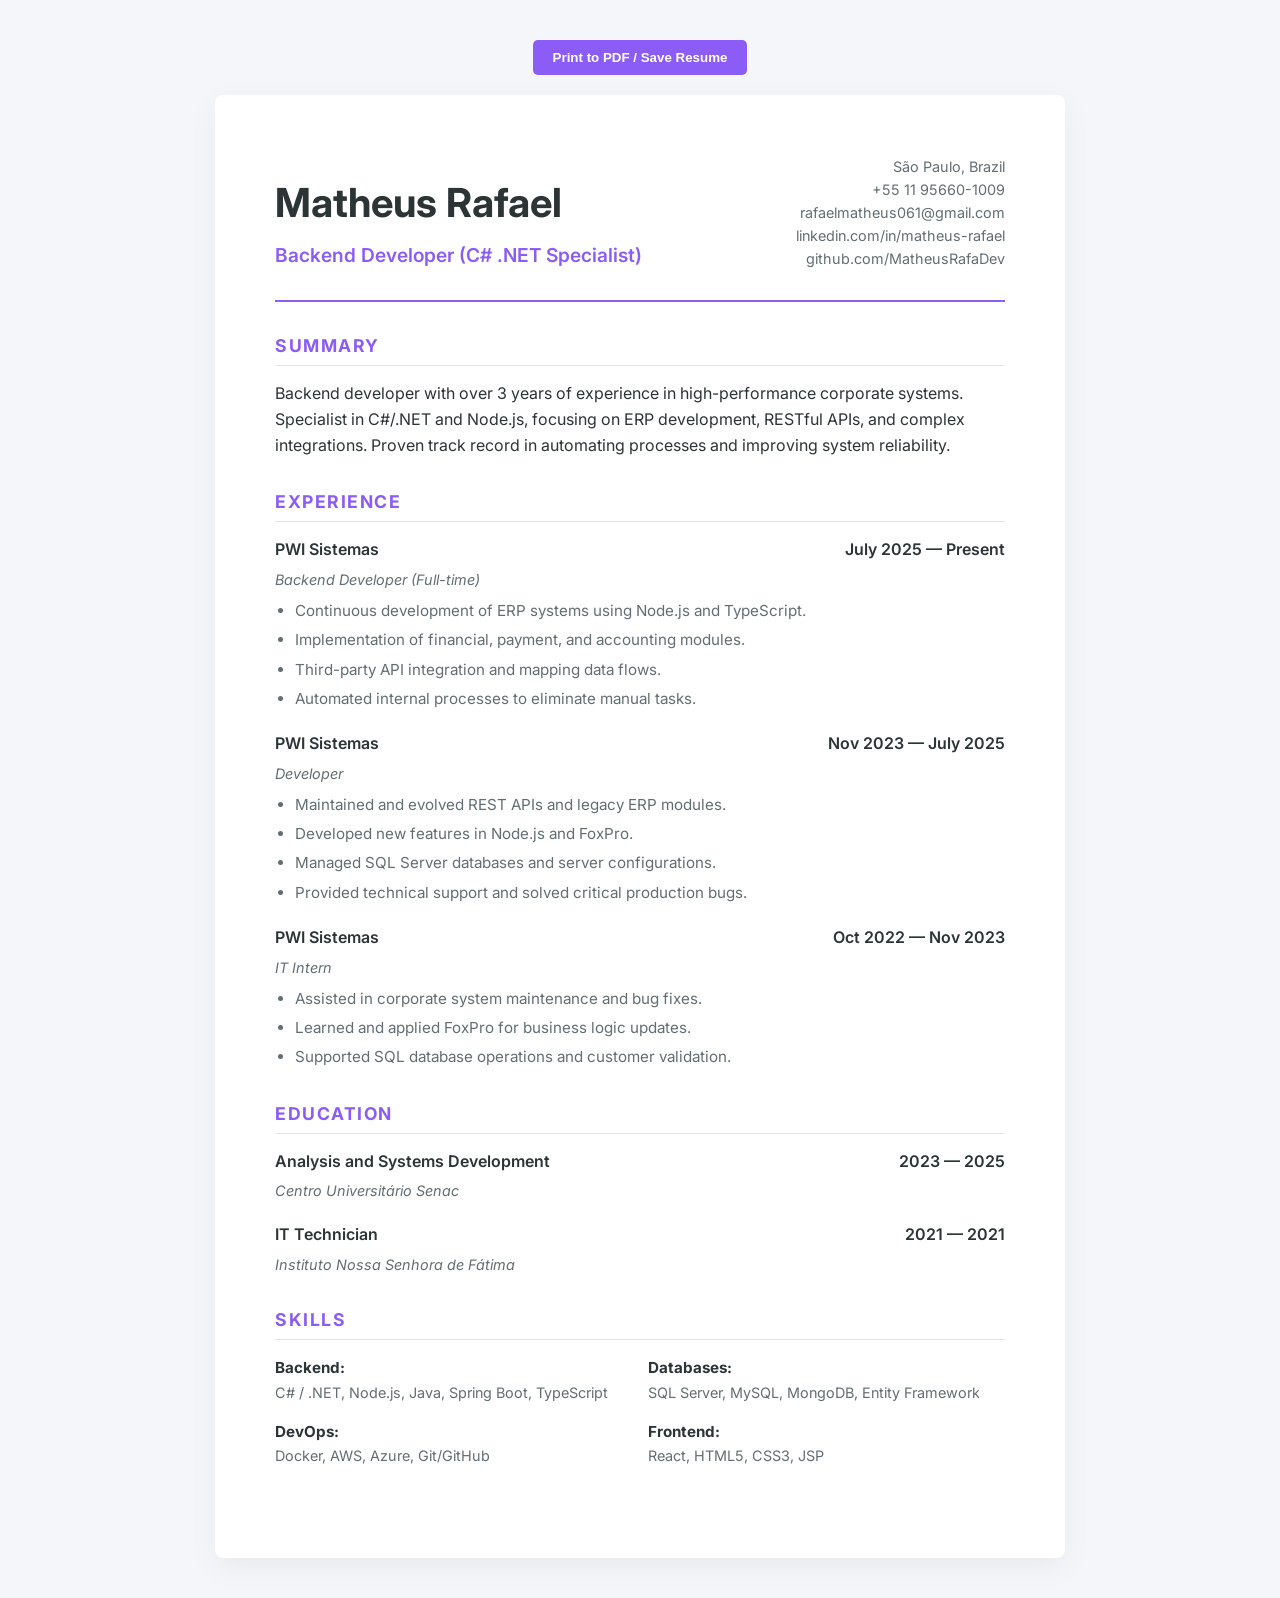
<file: assets/resume-en-csharp.html>
<!DOCTYPE html>
<html lang="en">
<head>
    <meta charset="UTF-8">
    <meta name="viewport" content="width=device-width, initial-scale=1.0">
    <title>Matheus Rafael - Resume (C# .NET)</title>
    <link href="https://fonts.googleapis.com/css2?family=Inter:wght@300;400;600;700&display=swap" rel="stylesheet">
    <style>
        :root {
            --primary: #2d3436;
            --accent: #8b5cf6;
            --text: #2d3436;
            --text-light: #636e72;
            --border: #dfe6e9;
        }
        * { margin: 0; padding: 0; box-sizing: border-box; }
        body {
            font-family: 'Inter', sans-serif;
            color: var(--text);
            line-height: 1.6;
            background: #f5f6fa;
            padding: 40px 20px;
        }
        .resume {
            max-width: 850px;
            margin: 0 auto;
            background: white;
            padding: 60px;
            box-shadow: 0 10px 30px rgba(0,0,0,0.05);
            border-radius: 8px;
        }
        header {
            border-bottom: 2px solid var(--accent);
            padding-bottom: 30px;
            margin-bottom: 30px;
            display: flex;
            justify-content: space-between;
            align-items: flex-end;
        }
        h1 { font-size: 2.5rem; font-weight: 700; color: var(--primary); margin-bottom: 5px; }
        .subtitle { font-size: 1.2rem; color: var(--accent); font-weight: 600; }
        .contact-info { text-align: right; font-size: 0.9rem; color: var(--text-light); }
        
        section { margin-bottom: 30px; }
        h2 { 
            font-size: 1.1rem; 
            text-transform: uppercase; 
            letter-spacing: 1.5px; 
            color: var(--accent); 
            margin-bottom: 15px;
            border-bottom: 1px solid var(--border);
            padding-bottom: 5px;
        }
        
        .item { margin-bottom: 20px; }
        .item-header { display: flex; justify-content: space-between; font-weight: 600; margin-bottom: 5px; }
        .item-sub { color: var(--text-light); font-size: 0.9rem; margin-bottom: 8px; font-style: italic; }
        
        ul { margin-left: 20px; color: var(--text-light); font-size: 0.95rem; }
        li { margin-bottom: 5px; }
        
        .skills-grid { display: grid; grid-template-columns: repeat(2, 1fr); gap: 15px; }
        .skill-cat strong { font-size: 0.95rem; color: var(--primary); }
        .skill-cat p { font-size: 0.9rem; color: var(--text-light); }

        @media print {
            body { background: white; padding: 0; }
            .resume { box-shadow: none; padding: 0; }
            .no-print { display: none; }
        }
        
        .no-print {
            text-align: center;
            margin-bottom: 20px;
        }
        .btn-print {
            padding: 10px 20px;
            background: var(--accent);
            color: white;
            border: none;
            border-radius: 5px;
            cursor: pointer;
            font-weight: 600;
        }
    </style>
</head>
<body>
    <div class="no-print">
        <button class="btn-print" onclick="window.print()">Print to PDF / Save Resume</button>
    </div>
    <div class="resume">
        <header>
            <div>
                <h1>Matheus Rafael</h1>
                <p class="subtitle">Backend Developer (C# .NET Specialist)</p>
            </div>
            <div class="contact-info">
                <p>São Paulo, Brazil</p>
                <p>+55 11 95660-1009</p>
                <p>rafaelmatheus061@gmail.com</p>
                <p>linkedin.com/in/matheus-rafael</p>
                <p>github.com/MatheusRafaDev</p>
            </div>
        </header>

        <section>
            <h2>Summary</h2>
            <p>Backend developer with over 3 years of experience in high-performance corporate systems. Specialist in C#/.NET and Node.js, focusing on ERP development, RESTful APIs, and complex integrations. Proven track record in automating processes and improving system reliability.</p>
        </section>

        <section>
            <h2>Experience</h2>
            <div class="item">
                <div class="item-header">
                    <span>PWI Sistemas</span>
                    <span>July 2025 — Present</span>
                </div>
                <div class="item-sub">Backend Developer (Full-time)</div>
                <ul>
                    <li>Continuous development of ERP systems using Node.js and TypeScript.</li>
                    <li>Implementation of financial, payment, and accounting modules.</li>
                    <li>Third-party API integration and mapping data flows.</li>
                    <li>Automated internal processes to eliminate manual tasks.</li>
                </ul>
            </div>
            <div class="item">
                <div class="item-header">
                    <span>PWI Sistemas</span>
                    <span>Nov 2023 — July 2025</span>
                </div>
                <div class="item-sub">Developer</div>
                <ul>
                    <li>Maintained and evolved REST APIs and legacy ERP modules.</li>
                    <li>Developed new features in Node.js and FoxPro.</li>
                    <li>Managed SQL Server databases and server configurations.</li>
                    <li>Provided technical support and solved critical production bugs.</li>
                </ul>
            </div>
            <div class="item">
                <div class="item-header">
                    <span>PWI Sistemas</span>
                    <span>Oct 2022 — Nov 2023</span>
                </div>
                <div class="item-sub">IT Intern</div>
                <ul>
                    <li>Assisted in corporate system maintenance and bug fixes.</li>
                    <li>Learned and applied FoxPro for business logic updates.</li>
                    <li>Supported SQL database operations and customer validation.</li>
                </ul>
            </div>
        </section>

        <section>
            <h2>Education</h2>
            <div class="item">
                <div class="item-header">
                    <span>Analysis and Systems Development</span>
                    <span>2023 — 2025</span>
                </div>
                <div class="item-sub">Centro Universitário Senac</div>
            </div>
            <div class="item">
                <div class="item-header">
                    <span>IT Technician</span>
                    <span>2021 — 2021</span>
                </div>
                <div class="item-sub">Instituto Nossa Senhora de Fátima</div>
            </div>
        </section>

        <section>
            <h2>Skills</h2>
            <div class="skills-grid">
                <div class="skill-cat">
                    <strong>Backend:</strong>
                    <p>C# / .NET, Node.js, Java, Spring Boot, TypeScript</p>
                </div>
                <div class="skill-cat">
                    <strong>Databases:</strong>
                    <p>SQL Server, MySQL, MongoDB, Entity Framework</p>
                </div>
                <div class="skill-cat">
                    <strong>DevOps:</strong>
                    <p>Docker, AWS, Azure, Git/GitHub</p>
                </div>
                <div class="skill-cat">
                    <strong>Frontend:</strong>
                    <p>React, HTML5, CSS3, JSP</p>
                </div>
            </div>
        </section>
    </div>
</body>
</html>
</file>
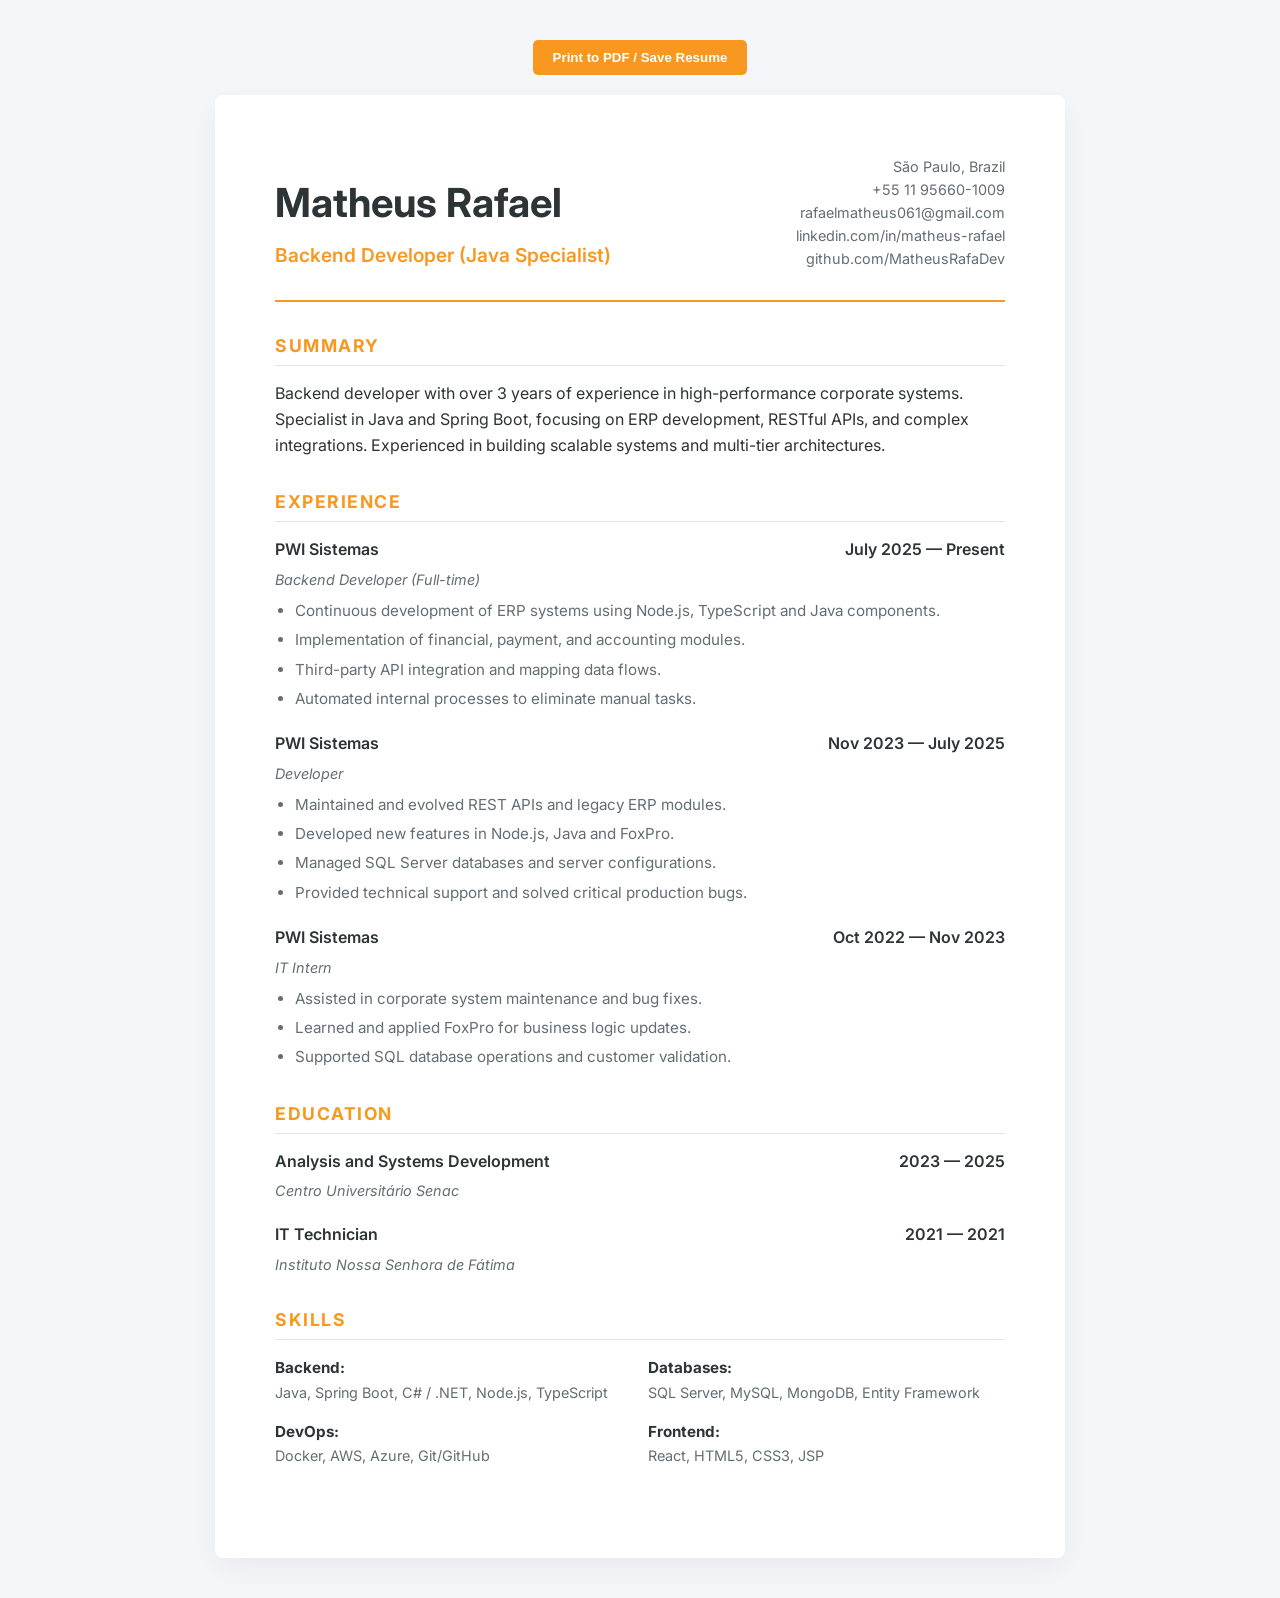
<file: assets/resume-en-java.html>
<!DOCTYPE html>
<html lang="en">
<head>
    <meta charset="UTF-8">
    <meta name="viewport" content="width=device-width, initial-scale=1.0">
    <title>Matheus Rafael - Resume (Java Specialist)</title>
    <link href="https://fonts.googleapis.com/css2?family=Inter:wght@300;400;600;700&display=swap" rel="stylesheet">
    <style>
        :root {
            --primary: #2d3436;
            --accent: #f89820; /* Java orange accent */
            --text: #2d3436;
            --text-light: #636e72;
            --border: #dfe6e9;
        }
        * { margin: 0; padding: 0; box-sizing: border-box; }
        body {
            font-family: 'Inter', sans-serif;
            color: var(--text);
            line-height: 1.6;
            background: #f5f6fa;
            padding: 40px 20px;
        }
        .resume {
            max-width: 850px;
            margin: 0 auto;
            background: white;
            padding: 60px;
            box-shadow: 0 10px 30px rgba(0,0,0,0.05);
            border-radius: 8px;
        }
        header {
            border-bottom: 2px solid var(--accent);
            padding-bottom: 30px;
            margin-bottom: 30px;
            display: flex;
            justify-content: space-between;
            align-items: flex-end;
        }
        h1 { font-size: 2.5rem; font-weight: 700; color: var(--primary); margin-bottom: 5px; }
        .subtitle { font-size: 1.2rem; color: var(--accent); font-weight: 600; }
        .contact-info { text-align: right; font-size: 0.9rem; color: var(--text-light); }
        
        section { margin-bottom: 30px; }
        h2 { 
            font-size: 1.1rem; 
            text-transform: uppercase; 
            letter-spacing: 1.5px; 
            color: var(--accent); 
            margin-bottom: 15px;
            border-bottom: 1px solid var(--border);
            padding-bottom: 5px;
        }
        
        .item { margin-bottom: 20px; }
        .item-header { display: flex; justify-content: space-between; font-weight: 600; margin-bottom: 5px; }
        .item-sub { color: var(--text-light); font-size: 0.9rem; margin-bottom: 8px; font-style: italic; }
        
        ul { margin-left: 20px; color: var(--text-light); font-size: 0.95rem; }
        li { margin-bottom: 5px; }
        
        .skills-grid { display: grid; grid-template-columns: repeat(2, 1fr); gap: 15px; }
        .skill-cat strong { font-size: 0.95rem; color: var(--primary); }
        .skill-cat p { font-size: 0.9rem; color: var(--text-light); }

        @media print {
            body { background: white; padding: 0; }
            .resume { box-shadow: none; padding: 0; }
            .no-print { display: none; }
        }
        
        .no-print {
            text-align: center;
            margin-bottom: 20px;
        }
        .btn-print {
            padding: 10px 20px;
            background: var(--accent);
            color: white;
            border: none;
            border-radius: 5px;
            cursor: pointer;
            font-weight: 600;
        }
    </style>
</head>
<body>
    <div class="no-print">
        <button class="btn-print" onclick="window.print()">Print to PDF / Save Resume</button>
    </div>
    <div class="resume">
        <header>
            <div>
                <h1>Matheus Rafael</h1>
                <p class="subtitle">Backend Developer (Java Specialist)</p>
            </div>
            <div class="contact-info">
                <p>São Paulo, Brazil</p>
                <p>+55 11 95660-1009</p>
                <p>rafaelmatheus061@gmail.com</p>
                <p>linkedin.com/in/matheus-rafael</p>
                <p>github.com/MatheusRafaDev</p>
            </div>
        </header>

        <section>
            <h2>Summary</h2>
            <p>Backend developer with over 3 years of experience in high-performance corporate systems. Specialist in Java and Spring Boot, focusing on ERP development, RESTful APIs, and complex integrations. Experienced in building scalable systems and multi-tier architectures.</p>
        </section>

        <section>
            <h2>Experience</h2>
            <div class="item">
                <div class="item-header">
                    <span>PWI Sistemas</span>
                    <span>July 2025 — Present</span>
                </div>
                <div class="item-sub">Backend Developer (Full-time)</div>
                <ul>
                    <li>Continuous development of ERP systems using Node.js, TypeScript and Java components.</li>
                    <li>Implementation of financial, payment, and accounting modules.</li>
                    <li>Third-party API integration and mapping data flows.</li>
                    <li>Automated internal processes to eliminate manual tasks.</li>
                </ul>
            </div>
            <div class="item">
                <div class="item-header">
                    <span>PWI Sistemas</span>
                    <span>Nov 2023 — July 2025</span>
                </div>
                <div class="item-sub">Developer</div>
                <ul>
                    <li>Maintained and evolved REST APIs and legacy ERP modules.</li>
                    <li>Developed new features in Node.js, Java and FoxPro.</li>
                    <li>Managed SQL Server databases and server configurations.</li>
                    <li>Provided technical support and solved critical production bugs.</li>
                </ul>
            </div>
            <div class="item">
                <div class="item-header">
                    <span>PWI Sistemas</span>
                    <span>Oct 2022 — Nov 2023</span>
                </div>
                <div class="item-sub">IT Intern</div>
                <ul>
                    <li>Assisted in corporate system maintenance and bug fixes.</li>
                    <li>Learned and applied FoxPro for business logic updates.</li>
                    <li>Supported SQL database operations and customer validation.</li>
                </ul>
            </div>
        </section>

        <section>
            <h2>Education</h2>
            <div class="item">
                <div class="item-header">
                    <span>Analysis and Systems Development</span>
                    <span>2023 — 2025</span>
                </div>
                <div class="item-sub">Centro Universitário Senac</div>
            </div>
            <div class="item">
                <div class="item-header">
                    <span>IT Technician</span>
                    <span>2021 — 2021</span>
                </div>
                <div class="item-sub">Instituto Nossa Senhora de Fátima</div>
            </div>
        </section>

        <section>
            <h2>Skills</h2>
            <div class="skills-grid">
                <div class="skill-cat">
                    <strong>Backend:</strong>
                    <p>Java, Spring Boot, C# / .NET, Node.js, TypeScript</p>
                </div>
                <div class="skill-cat">
                    <strong>Databases:</strong>
                    <p>SQL Server, MySQL, MongoDB, Entity Framework</p>
                </div>
                <div class="skill-cat">
                    <strong>DevOps:</strong>
                    <p>Docker, AWS, Azure, Git/GitHub</p>
                </div>
                <div class="skill-cat">
                    <strong>Frontend:</strong>
                    <p>React, HTML5, CSS3, JSP</p>
                </div>
            </div>
        </section>
    </div>
</body>
</html>
</file>
<file: style.css>
/* =========================================================
   Matheus Rafael — Backend Developer Portfolio
   Design system faithfully crafted from visual design mockup
   Cobalt & Navy palette with high-contrast, clean typography
   ========================================================= */

@import url('https://fonts.googleapis.com/css2?family=Plus+Jakarta+Sans:wght@400;500;600;700;800&family=JetBrains+Mono:wght@400;500;600&display=swap');

:root {
  --cobalt: #2A45F0;
  --cobalt-d: #1B2FC0;
  --cobalt-glow: rgba(42, 69, 240, 0.25);
  --navy: #0D1236;
  --mist: #F2F4FF;
  --line: #E2E6F7;
  --ink: #0D1236;
  --ink2: #4A5173;
  --ink3: #6A7194;
  --green: #19C37D;
  --green-glow: rgba(25, 195, 125, 0.35);

  --font-main: 'Plus Jakarta Sans', -apple-system, BlinkMacSystemFont, 'Segoe UI', Roboto, Helvetica, Arial, sans-serif;
  --font-mono: 'JetBrains Mono', 'SF Mono', Menlo, Consolas, monospace;

  --radius-sm: 8px;
  --radius-md: 12px;
  --radius-lg: 20px;
  --radius-xl: 24px;
  --radius-pill: 999px;

  --shadow-sm: 0 4px 12px rgba(13, 18, 54, 0.05);
  --shadow-card: 0 14px 32px -22px rgba(13, 18, 54, 0.28);
  --shadow-card-hover: 0 20px 40px -18px rgba(42, 69, 240, 0.16);
  --shadow-terminal: 0 32px 64px -24px rgba(5, 10, 60, 0.65);
}

/* ================= RESET & BASE ================= */
*, *::before, *::after {
  box-sizing: border-box;
  margin: 0;
  padding: 0;
}

html {
  scroll-behavior: smooth;
  scroll-padding-top: 72px;
}

@media (prefers-reduced-motion: reduce) {
  html { scroll-behavior: auto; }
  *, *::before, *::after {
    animation-duration: 0.001ms !important;
    animation-iteration-count: 1 !important;
    transition-duration: 0.001ms !important;
  }
}

body {
  margin: 0;
  font-family: var(--font-main);
  font-size: 15px;
  line-height: 1.6;
  color: var(--navy);
  background: #ffffff;
  -webkit-font-smoothing: antialiased;
  -moz-osx-font-smoothing: grayscale;
  overflow-x: hidden;
}

img {
  max-width: 100%;
  display: block;
}

a {
  color: inherit;
  text-decoration: none;
  transition: all 0.2s ease;
}

button {
  font: inherit;
  cursor: pointer;
  border: none;
  background: none;
}

ul {
  list-style: none;
}

/* Focus outline for accessibility */
:focus-visible {
  outline: 2px solid var(--cobalt);
  outline-offset: 3px;
  border-radius: 6px;
}

/* ================= UTILITIES & ICONS ================= */
.wrap {
  max-width: 1120px;
  margin: 0 auto;
  padding: 0 24px;
}

.ico {
  width: 1.05em;
  height: 1.05em;
  flex: none;
  stroke: currentColor;
  fill: none;
  stroke-width: 2;
  stroke-linecap: round;
  stroke-linejoin: round;
}

.ico.f {
  fill: currentColor;
  stroke: none;
}

/* ================= HERO & NAV ================= */
.hero {
  background:
    radial-gradient(ellipse 30% 55% at 100% 48%, rgba(14, 71, 204, 0.52) 0%, transparent 72%),
    radial-gradient(ellipse 44% 48% at 4% 98%, #0C40BC 0%, transparent 65%),
    linear-gradient(115deg, #022070 0%, #012F8E 42%, #012F8E 93%, #0636A6 100%);
  color: #ffffff;
  padding-top: 80px;
  padding-bottom: 64px;
  position: relative;
  overflow: hidden;
}

.hero .wrap,
.hero .nav {
  max-width: 1340px;
}

.topbar {
  position: fixed;
  top: 0;
  left: 0;
  right: 0;
  z-index: 1000;
  background: transparent;
  border-bottom: 1px solid transparent;
  transition: background 0.28s ease, box-shadow 0.28s ease, border-color 0.28s ease;
  animation: headerEnter 0.55s cubic-bezier(0.22, 1, 0.36, 1) both;
}

@keyframes headerEnter {
  from {
    opacity: 0;
    transform: translateY(-14px);
  }
  to {
    opacity: 1;
    transform: translateY(0);
  }
}

.topbar.scrolled {
  background: rgba(5, 34, 128, 0.92);
  backdrop-filter: blur(14px);
  -webkit-backdrop-filter: blur(14px);
  border-bottom-color: rgba(120, 175, 255, 0.16);
  box-shadow: 0 10px 30px -10px rgba(3, 12, 54, 0.45);
}

.nav {
  max-width: 1120px;
  margin: 0 auto;
  padding: 0 24px;
  height: 72px;
  display: flex;
  align-items: center;
  justify-content: space-between;
  gap: 20px;
  position: relative;
  z-index: 50;
}

.logo {
  display: inline-flex;
  align-items: center;
  gap: 10px;
  font-weight: 800;
  font-size: 16px;
  letter-spacing: -0.02em;
  white-space: nowrap;
  color: #ffffff;
}

.logo span {
  width: 34px;
  height: 34px;
  border-radius: 11px;
  background: #ffffff;
  color: var(--cobalt);
  display: grid;
  place-items: center;
  font-size: 13.5px;
  font-weight: 800;
  letter-spacing: -0.03em;
  position: relative;
  box-shadow: 0 4px 12px rgba(0, 0, 0, 0.08);
}

.logo span i {
  position: absolute;
  top: -2px;
  right: -2px;
  width: 10px;
  height: 10px;
  border-radius: 50%;
  background: var(--green);
  border: 2px solid var(--cobalt);
}

.links {
  display: flex;
  gap: 2px;
  background: rgba(255, 255, 255, 0.12);
  border-radius: var(--radius-pill);
  padding: 4px;
  backdrop-filter: blur(8px);
}

.links a {
  padding: 6px 13px;
  font-weight: 600;
  font-size: 13.5px;
  border-radius: var(--radius-pill);
  color: rgba(255, 255, 255, 0.88);
}

.links a:hover {
  color: #ffffff;
  background: rgba(255, 255, 255, 0.16);
}

.links a.on,
.links a.active {
  background: #ffffff;
  color: var(--cobalt);
  box-shadow: 0 2px 8px rgba(0, 0, 0, 0.08);
}

.nav-r {
  display: flex;
  align-items: center;
  gap: 10px;
}

.lang {
  display: inline-flex;
  background: rgba(255, 255, 255, 0.12);
  border-radius: var(--radius-pill);
  padding: 3px;
  font-weight: 700;
  font-size: 12px;
}

.lang button,
.lang span {
  padding: 4px 10px;
  border-radius: var(--radius-pill);
  color: rgba(255, 255, 255, 0.85);
  cursor: pointer;
  border: none;
  background: transparent;
  transition: all 0.2s ease;
}

.lang button:hover {
  color: #ffffff;
}

.lang button.a,
.lang button.active,
.lang .a {
  background: #ffffff;
  color: var(--cobalt);
  box-shadow: 0 2px 6px rgba(0, 0, 0, 0.1);
}

.burger {
  display: none;
  width: 40px;
  height: 40px;
  border-radius: 12px;
  background: rgba(255, 255, 255, 0.14);
  flex-direction: column;
  justify-content: center;
  align-items: center;
  gap: 5px;
  cursor: pointer;
  border: none;
  transition: background 0.2s ease;
}

.burger:hover {
  background: rgba(255, 255, 255, 0.22);
}

.burger s {
  display: block;
  width: 18px;
  height: 2px;
  background: #ffffff;
  border-radius: 2px;
  transition: transform 0.25s ease, opacity 0.25s ease;
}

.burger.open s:nth-child(1) {
  transform: translateY(7px) rotate(45deg);
}

.burger.open s:nth-child(2) {
  opacity: 0;
}

.burger.open s:nth-child(3) {
  transform: translateY(-7px) rotate(-45deg);
}

/* Mobile Nav Drawer */
.mobile-nav {
  display: none;
  position: absolute;
  top: calc(100% + 8px);
  left: 18px;
  right: 18px;
  background: #192cb3;
  border: 1px solid rgba(255, 255, 255, 0.18);
  border-radius: 20px;
  padding: 12px;
  box-shadow: 0 24px 60px rgba(0, 0, 0, 0.4);
  flex-direction: column;
  gap: 4px;
  z-index: 100;
}

.mobile-nav.open {
  display: flex;
  animation: slideDown 0.22s ease-out;
}

@keyframes slideDown {
  from { opacity: 0; transform: translateY(-10px); }
  to { opacity: 1; transform: translateY(0); }
}

.mobile-nav a {
  padding: 10px 14px;
  border-radius: 12px;
  font-weight: 600;
  font-size: 14.5px;
  color: rgba(255, 255, 255, 0.9);
}

.mobile-nav a:hover,
.mobile-nav a.active {
  background: #ffffff;
  color: var(--cobalt);
}

/* Hero Content Grid */
.hero-g {
  display: grid;
  grid-template-columns: minmax(0, 515px) minmax(0, 1fr);
  gap: 36px;
  align-items: center;
  padding-top: 28px;
}

.hero-g > .l,
.hero-g > .r {
  min-width: 0;
}

/* Staggered entrance on page open */
@keyframes heroItemEnter {
  from {
    opacity: 0;
    transform: translateY(20px);
  }
  to {
    opacity: 1;
    transform: translateY(0);
  }
}

.hero-g > .l > * {
  animation: heroItemEnter 0.65s cubic-bezier(0.22, 1, 0.36, 1) both;
}

.hero-g > .l > *:nth-child(1) { animation-delay: 0.04s; }
.hero-g > .l > *:nth-child(2) { animation-delay: 0.11s; }
.hero-g > .l > *:nth-child(3) { animation-delay: 0.18s; }
.hero-g > .l > *:nth-child(4) { animation-delay: 0.25s; }
.hero-g > .l > *:nth-child(5) { animation-delay: 0.32s; }
.hero-g > .l > *:nth-child(6) { animation-delay: 0.39s; }
.hero-g > .l > *:nth-child(7) { animation-delay: 0.46s; }

.badge {
  display: inline-flex;
  align-items: center;
  gap: 8px;
  background: rgba(255, 255, 255, 0.08);
  border: 1px solid rgba(118, 176, 255, 0.2);
  border-radius: var(--radius-pill);
  padding: 6px 15px 6px 12px;
  font-weight: 600;
  font-size: 13px;
  margin-bottom: 18px;
}

.badge i {
  width: 8px;
  height: 8px;
  border-radius: 50%;
  background: var(--green);
  box-shadow: 0 0 0 3px rgba(25, 195, 125, 0.35);
  animation: pulseDot 2s infinite ease-in-out;
}

@keyframes pulseDot {
  0%, 100% { transform: scale(1); box-shadow: 0 0 0 3px rgba(25, 195, 125, 0.35); }
  50% { transform: scale(1.1); box-shadow: 0 0 0 6px rgba(25, 195, 125, 0.15); }
}

.name {
  font-weight: 800;
  font-size: clamp(2.4rem, 4.5vw, 3.85rem);
  line-height: 1.02;
  letter-spacing: -0.04em;
  margin-bottom: 14px;
  color: #ffffff;
}

.name span {
  color: #51B6FD;
}

.role {
  font-weight: 700;
  font-size: clamp(0.98rem, 1.22vw, 1.14rem);
  letter-spacing: -0.015em;
  margin-bottom: 14px;
  color: #ffffff;
}

.bio {
  max-width: 34rem;
  font-size: 15px;
  line-height: 1.62;
  color: rgba(230, 240, 255, 0.86);
  margin-bottom: 22px;
}

.meta {
  display: flex;
  flex-wrap: wrap;
  align-items: center;
  gap: 8px 0;
  font-size: 13px;
  margin-bottom: 24px;
  color: rgba(240, 246, 255, 0.94);
}

.meta > span,
.meta > a {
  display: inline-flex;
  align-items: center;
  gap: 6px;
}

.meta > span + a,
.meta > a + a {
  margin-left: 14px;
  padding-left: 14px;
  border-left: 1px solid rgba(255, 255, 255, 0.18);
}

.meta .ico {
  color: #51B6FD;
}

.meta a:hover {
  color: #ffffff;
  text-decoration: underline;
  text-underline-offset: 4px;
}

.cta {
  display: flex;
  flex-wrap: wrap;
  gap: 10px;
  margin-bottom: 16px;
}

.btn {
  display: inline-flex;
  align-items: center;
  gap: 8px;
  padding: 11px 20px;
  border-radius: var(--radius-pill);
  font-weight: 700;
  font-size: 14px;
  white-space: nowrap;
  border: 1px solid rgba(114, 174, 255, 0.36);
  color: #ffffff;
  background: rgba(4, 26, 98, 0.52);
  backdrop-filter: blur(6px);
  transition: all 0.22s ease;
}

.btn:hover {
  border-color: rgba(160, 206, 255, 0.72);
  background: rgba(18, 56, 172, 0.65);
  transform: translateY(-2px);
}

.btn.p {
  background: #ffffff;
  color: #0B3CC4;
  border-color: #ffffff;
  box-shadow: 0 0 26px rgba(81, 182, 253, 0.38), 0 8px 20px rgba(2, 12, 54, 0.26);
}

.btn.p:hover {
  background: #f7faff;
  color: #082EA0;
  border-color: #ffffff;
  box-shadow: 0 0 34px rgba(81, 182, 253, 0.55), 0 10px 26px rgba(2, 12, 54, 0.32);
  transform: translateY(-2px);
}

.btn.p .ico {
  transition: transform 0.25s cubic-bezier(0.22, 1, 0.36, 1);
}

.btn.p:hover .ico {
  transform: translateX(4px);
}

.cv {
  display: flex;
  flex-wrap: wrap;
  gap: 8px;
}

.cv a {
  display: inline-flex;
  align-items: center;
  gap: 6px;
  font-size: 12.5px;
  font-weight: 600;
  padding: 7px 14px;
  background: rgba(16, 62, 192, 0.48);
  border: 1px solid rgba(114, 174, 255, 0.22);
  border-radius: var(--radius-pill);
  color: rgba(255, 255, 255, 0.95);
  transition: all 0.2s ease;
}

.cv a .ico {
  color: #63BEFF;
  transition: transform 0.25s cubic-bezier(0.22, 1, 0.36, 1);
}

.cv a:hover {
  background: rgba(28, 82, 226, 0.68);
  border-color: rgba(140, 194, 255, 0.45);
  transform: translateY(-2px);
}

.cv a:hover .ico {
  transform: translateY(2px);
}

/* Hero Right Scene: Seamless Illustration Flanked by Stack Pills */
.hero-scene {
  position: relative;
  display: flex;
  align-items: center;
  justify-content: flex-end;
  min-height: 400px;
  margin-right: -8px;
}

.hero-illust {
  position: relative;
  width: clamp(295px, 26.5vw, 388px);
  flex: 0 0 auto;
  z-index: 1;
  transition: transform 0.45s cubic-bezier(0.22, 1, 0.36, 1);
}

.hero-illust:hover {
  transform: translateY(-4px);
}

.hero-illust img {
  width: 100%;
  height: auto;
  display: block;
  -webkit-mask-image:
    linear-gradient(90deg, transparent 0%, #000 7%, #000 93%, transparent 100%),
    linear-gradient(180deg, transparent 0%, #000 7%, #000 93%, transparent 100%);
  -webkit-mask-composite: source-in;
  mask-image:
    linear-gradient(90deg, transparent 0%, #000 7%, #000 93%, transparent 100%),
    linear-gradient(180deg, transparent 0%, #000 7%, #000 93%, transparent 100%);
  mask-composite: intersect;
}

.hero-pills {
  position: relative;
  z-index: 3;
  display: flex;
  flex-direction: column;
  gap: 10px;
  flex: 0 0 auto;
}

.hero-pills--left {
  align-items: flex-end;
  margin-right: -12px;
}

.hero-pills--right {
  align-items: flex-start;
  margin-left: -8px;
}

.hero-pills li {
  display: inline-flex;
  align-items: center;
  gap: 7px;
  padding: 7px 13px 7px 10px;
  border-radius: var(--radius-pill);
  background: rgba(18, 68, 210, 0.64);
  border: 1px solid rgba(118, 178, 255, 0.34);
  backdrop-filter: blur(10px);
  -webkit-backdrop-filter: blur(10px);
  color: #ffffff;
  font-weight: 700;
  font-size: 12.5px;
  letter-spacing: -0.01em;
  white-space: nowrap;
  box-shadow: 0 10px 24px -10px rgba(2, 12, 54, 0.45);
  transition: transform 0.28s cubic-bezier(0.22, 1, 0.36, 1), background 0.25s ease, border-color 0.25s ease, box-shadow 0.28s ease;
  cursor: default;
}

.hero-pills--left li {
  animation: pillFloatInLeft 0.55s cubic-bezier(0.22, 1, 0.36, 1) both;
}

.hero-pills--right li {
  animation: pillFloatInRight 0.55s cubic-bezier(0.22, 1, 0.36, 1) both;
}

.hero-pills li:nth-child(1) { animation-delay: 0.20s; }
.hero-pills li:nth-child(2) { animation-delay: 0.28s; }
.hero-pills li:nth-child(3) { animation-delay: 0.36s; }
.hero-pills li:nth-child(4) { animation-delay: 0.44s; }
.hero-pills li:nth-child(5) { animation-delay: 0.52s; }

@keyframes pillFloatInLeft {
  from {
    opacity: 0;
    transform: translateX(-16px);
  }
  to {
    opacity: 1;
    transform: translateX(0);
  }
}

@keyframes pillFloatInRight {
  from {
    opacity: 0;
    transform: translateX(16px);
  }
  to {
    opacity: 1;
    transform: translateX(0);
  }
}

.hero-pills--left li:hover {
  transform: translateX(-4px) translateY(-2px);
  background: rgba(34, 92, 240, 0.78);
  border-color: rgba(156, 206, 255, 0.6);
  box-shadow: 0 14px 28px -8px rgba(4, 18, 76, 0.55);
}

.hero-pills--right li:hover {
  transform: translateX(4px) translateY(-2px);
  background: rgba(34, 92, 240, 0.78);
  border-color: rgba(156, 206, 255, 0.6);
  box-shadow: 0 14px 28px -8px rgba(4, 18, 76, 0.55);
}

.hp-ico {
  width: 20px;
  height: 20px;
  display: inline-flex;
  align-items: center;
  justify-content: center;
  color: #ffffff;
  flex: none;
}

.hp-ico svg {
  width: 18px;
  height: 18px;
  display: block;
}

.code {
  background: var(--navy);
  border-radius: 20px;
  box-shadow: var(--shadow-terminal);
  overflow: hidden;
  font-family: var(--font-mono);
  font-size: 12px;
  border: 1px solid rgba(255, 255, 255, 0.08);
  transition: transform 0.35s cubic-bezier(0.22, 1, 0.36, 1), box-shadow 0.35s ease, border-color 0.35s ease;
}

.code:hover {
  transform: translateY(-5px);
  border-color: rgba(255, 255, 255, 0.2);
  box-shadow: 0 42px 80px -24px rgba(5, 10, 60, 0.85);
}

.code-bar {
  display: flex;
  align-items: center;
  justify-content: space-between;
  gap: 10px;
  padding: 10px 14px 10px 16px;
  background: rgba(255, 255, 255, 0.05);
  border-bottom: 1px solid rgba(255, 255, 255, 0.06);
}

.code-bar-l {
  display: flex;
  align-items: center;
  gap: 7px;
  min-width: 0;
}

.code-bar s {
  width: 10px;
  height: 10px;
  border-radius: 50%;
  display: inline-block;
  flex: none;
}

.code-bar s:nth-child(1) { background: #FF5F57; }
.code-bar s:nth-child(2) { background: #FEBC2E; }
.code-bar s:nth-child(3) { background: #28C840; }

.code-bar-l span {
  margin-left: 6px;
  color: rgba(255, 255, 255, 0.58);
  font-size: 11.5px;
  white-space: nowrap;
  overflow: hidden;
  text-overflow: ellipsis;
}

.copy-btn {
  display: inline-flex;
  align-items: center;
  gap: 6px;
  padding: 5px 10px;
  border-radius: 8px;
  background: rgba(255, 255, 255, 0.08);
  border: 1px solid rgba(255, 255, 255, 0.12);
  color: rgba(255, 255, 255, 0.82);
  font-family: var(--font-main);
  font-size: 11.5px;
  font-weight: 600;
  transition: all 0.2s ease;
  flex: none;
}

.copy-btn:hover {
  background: rgba(255, 255, 255, 0.16);
  color: #ffffff;
  border-color: rgba(255, 255, 255, 0.28);
}

.copy-btn .check-ico {
  display: none;
}

.copy-btn.copied {
  background: rgba(25, 195, 125, 0.18);
  border-color: rgba(25, 195, 125, 0.45);
  color: #7EE2B8;
}

.copy-btn.copied .copy-ico {
  display: none;
}

.copy-btn.copied .check-ico {
  display: inline-block;
}

.code-body {
  padding: 14px 18px 16px;
  color: #C9D1FF;
  line-height: 1.52;
  overflow-x: auto;
}

.code-body .cl {
  white-space: pre-wrap;
  word-break: break-word;
  animation: codeLineEnter 0.45s cubic-bezier(0.22, 1, 0.36, 1) both;
}

@keyframes codeLineEnter {
  from {
    opacity: 0;
    transform: translateX(-8px);
  }
  to {
    opacity: 1;
    transform: translateX(0);
  }
}

.code-body .cl:nth-child(1)  { animation-delay: 0.22s; }
.code-body .cl:nth-child(2)  { animation-delay: 0.28s; }
.code-body .cl:nth-child(3)  { animation-delay: 0.34s; }
.code-body .cl:nth-child(4)  { animation-delay: 0.39s; }
.code-body .cl:nth-child(5)  { animation-delay: 0.44s; }
.code-body .cl:nth-child(6)  { animation-delay: 0.49s; }
.code-body .cl:nth-child(7)  { animation-delay: 0.54s; }
.code-body .cl:nth-child(8)  { animation-delay: 0.59s; }
.code-body .cl:nth-child(9)  { animation-delay: 0.64s; }
.code-body .cl:nth-child(10) { animation-delay: 0.69s; }

.code-body .cl-res {
  margin-bottom: 4px;
}

.code-body .j {
  padding-left: 16px;
}

.m { color: #FF8F7A; font-weight: 700; }
.k { color: #9BB0FF; }
.s { color: #7EE2B8; }
.ok { color: #7EE2B8; font-weight: 700; }
.chip {
  background: rgba(255, 255, 255, 0.09);
  border-radius: 5px;
  padding: 1px 5px;
  display: inline-block;
}

.cur {
  display: inline-block;
  width: 0.55em;
  height: 1.1em;
  margin-left: 4px;
  vertical-align: text-bottom;
  background: #C9D1FF;
  animation: curBlink 1s step-end infinite;
}

@keyframes curBlink {
  0%, 100% { opacity: 1; }
  50% { opacity: 0; }
}

/* ================= SECTIONS GLOBAL ================= */
section {
  padding: 76px 0;
}

section.alt {
  background: var(--cobalt);
  color: #ffffff;
  padding: 76px 0;
}

.head {
  display: flex;
  flex-wrap: wrap;
  align-items: flex-end;
  justify-content: space-between;
  gap: 10px 32px;
  margin-bottom: 32px;
}

.head h2,
.title {
  font-weight: 800;
  font-size: clamp(1.75rem, 3vw, 2.35rem);
  line-height: 1.08;
  letter-spacing: -0.035em;
  color: var(--navy);
}

.head p {
  color: var(--ink2);
  max-width: 28rem;
  font-size: 15px;
}

section.alt .head h2,
section.alt .title {
  color: #ffffff;
}

section.alt .head p {
  color: rgba(255, 255, 255, 0.85);
}

/* ================= ABOUT SECTION ================= */
.about {
  display: grid;
  grid-template-columns: 290px minmax(0, 1fr);
  gap: 52px;
  align-items: center;
}

.about > .ph {
  position: relative;
  width: 100%;
}

.about > .tx {
  min-width: 0;
}

.ph-frame {
  position: relative;
}

.ph .back {
  position: absolute;
  inset: 14px -14px -14px 14px;
  background: var(--cobalt);
  border-radius: 26px;
  transition: transform 0.38s cubic-bezier(0.22, 1, 0.36, 1);
}

.ph img {
  position: relative;
  width: 100%;
  aspect-ratio: 700 / 718;
  object-fit: cover;
  border-radius: 26px;
  display: block;
  box-shadow: 0 16px 34px -14px rgba(13, 18, 54, 0.25);
  transition: transform 0.38s cubic-bezier(0.22, 1, 0.36, 1), box-shadow 0.38s ease;
}

.ph-frame:hover .back {
  transform: translate(4px, 4px);
}

.ph-frame:hover img {
  transform: translate(-3px, -3px);
  box-shadow: 0 22px 44px -14px rgba(13, 18, 54, 0.34);
}

.ph-foot {
  margin-top: 24px;
  display: flex;
  align-items: center;
  justify-content: center;
  gap: 6px;
  width: 100%;
  background: var(--mist);
  border: 1px solid var(--line);
  color: var(--navy);
  font-weight: 600;
  font-size: 13px;
  padding: 8px 14px;
  border-radius: 14px;
}

.ph-foot .ico {
  color: var(--cobalt);
}

.tx .title {
  margin-bottom: 16px;
}

.tx p {
  color: var(--ink2);
  margin-bottom: 14px;
  max-width: 64ch;
  font-size: 14.5px;
}

.tx p.lead {
  color: var(--navy);
  font-size: 16px;
  font-weight: 500;
  line-height: 1.6;
}

.tx p:last-child {
  margin-bottom: 0;
}

/* ================= EXPERIENCE TIMELINE ================= */
.tl {
  position: relative;
  display: flex;
  flex-direction: column;
  gap: 16px;
  padding-left: 34px;
}

.tl::before {
  content: "";
  position: absolute;
  left: 8px;
  top: 10px;
  bottom: 10px;
  width: 3px;
  background: linear-gradient(to bottom, #ffffff, rgba(255, 255, 255, 0.28));
  border-radius: 3px;
}

.tl-i {
  position: relative;
  background-color: #ffffff;
  border-radius: 20px;
  padding: 22px 26px 24px;
  box-shadow: 0 18px 40px -20px rgba(6, 12, 58, 0.35);
  transition: transform 0.32s cubic-bezier(0.22, 1, 0.36, 1), box-shadow 0.32s ease;
}

.tl-i:hover {
  transform: translateY(-4px) translateX(3px);
  background-image: radial-gradient(420px circle at var(--mx, 50%) var(--my, 50%), rgba(42, 69, 240, 0.065), transparent 68%);
  box-shadow: 0 28px 54px -18px rgba(5, 10, 48, 0.5);
}

.tl-i::before {
  content: "";
  position: absolute;
  left: -34px;
  top: 26px;
  width: 19px;
  height: 19px;
  border-radius: 50%;
  background: var(--cobalt);
  border: 4px solid rgba(255, 255, 255, 0.9);
  box-shadow: 0 2px 8px rgba(0, 0, 0, 0.15);
  transition: transform 0.3s cubic-bezier(0.22, 1, 0.36, 1), box-shadow 0.3s ease;
}

.tl-i:hover::before {
  transform: scale(1.22);
  box-shadow: 0 0 0 6px rgba(255, 255, 255, 0.25);
}

.tl-i.current::before {
  background: var(--green);
  border-color: #ffffff;
  box-shadow: 0 0 0 4px rgba(25, 195, 125, 0.35);
}

.tl-i.current:hover::before {
  transform: scale(1.22);
  box-shadow: 0 0 0 7px rgba(25, 195, 125, 0.48);
}

.per {
  display: inline-block;
  font-weight: 700;
  font-size: 12px;
  padding: 5px 12px;
  border-radius: var(--radius-pill);
  margin-bottom: 10px;
  background: #E6EAFF;
  color: var(--cobalt-d);
}

.tl-i.current .per {
  background: var(--cobalt);
  color: #ffffff;
}

.tl-i h3 {
  font-weight: 800;
  font-size: 20px;
  letter-spacing: -0.025em;
  line-height: 1.2;
  color: var(--navy);
}

.tl-i .co {
  font-weight: 700;
  color: var(--cobalt);
  margin: 3px 0 10px;
  font-size: 14.5px;
}

.tl-i .d {
  color: var(--ink2);
  max-width: 82ch;
  font-size: 14.5px;
  line-height: 1.6;
}

.exp-list {
  display: flex;
  flex-direction: column;
  gap: 7px;
  margin-top: 4px;
  max-width: 84ch;
}

.exp-list li {
  position: relative;
  padding-left: 16px;
  color: var(--ink2);
  font-size: 14px;
  line-height: 1.56;
}

.exp-list li::before {
  content: "";
  position: absolute;
  left: 0;
  top: 0.62em;
  width: 6px;
  height: 6px;
  border-radius: 50%;
  background: var(--cobalt);
}

.tl-tags {
  padding: 14px 0 0;
}

/* ================= PROJECTS ================= */
.tabs {
  display: inline-flex;
  flex-wrap: wrap;
  background: var(--mist);
  border-radius: var(--radius-pill);
  padding: 4px;
  margin-bottom: 26px;
}

.tabs button,
.tabs span {
  padding: 8px 16px;
  font-weight: 700;
  font-size: 13.5px;
  border-radius: var(--radius-pill);
  color: var(--ink2);
  border: none;
  background: transparent;
  cursor: pointer;
  transition: all 0.2s ease;
}

.tabs button:hover {
  color: var(--navy);
}

.tabs button.on,
.tabs button.active,
.tabs .on {
  background: var(--cobalt);
  color: #ffffff;
  box-shadow: 0 2px 8px rgba(42, 69, 240, 0.25);
}

.grid {
  display: grid;
  grid-template-columns: repeat(auto-fill, minmax(290px, 1fr));
  gap: 20px;
}

.card {
  display: flex;
  flex-direction: column;
  background: #ffffff;
  border: 1.5px solid var(--line);
  border-radius: 22px;
  padding: 12px 12px 22px;
  position: relative;
  overflow: hidden;
  transition: transform 0.34s cubic-bezier(0.22, 1, 0.36, 1), box-shadow 0.34s cubic-bezier(0.22, 1, 0.36, 1), border-color 0.28s ease, background 0.28s ease;
}

.card::after {
  content: "";
  position: absolute;
  inset: 0;
  border-radius: inherit;
  background: radial-gradient(360px circle at var(--mx, 50%) var(--my, 0%), rgba(42, 69, 240, 0.085), transparent 68%);
  opacity: 0;
  pointer-events: none;
  transition: opacity 0.3s ease;
}

.card:hover {
  transform: translateY(-7px);
  box-shadow: 0 24px 48px -16px rgba(42, 69, 240, 0.22);
  border-color: #AEBFFB;
}

.card:hover::after {
  opacity: 1;
}

.shot {
  aspect-ratio: 2 / 1;
  overflow: hidden;
  background: var(--mist);
  border-radius: 14px;
  border: 1px solid var(--line);
  position: relative;
}

.shot img {
  width: 100%;
  height: 100%;
  object-fit: cover;
  object-position: top center;
  display: block;
  transition: transform 0.55s cubic-bezier(0.22, 1, 0.36, 1);
}

.card:hover .shot img {
  transform: scale(1.055);
}

.shot.ph2 {
  display: grid;
  place-items: center;
  font-weight: 800;
  font-size: 44px;
  letter-spacing: -0.05em;
  color: var(--cobalt);
  background: linear-gradient(135deg, #E6EAFF, #F7F8FF);
}

.yr {
  position: absolute;
  top: 10px;
  right: 10px;
  z-index: 2;
  font-weight: 700;
  font-size: 11.5px;
  padding: 3px 10px;
  background: rgba(13, 18, 54, 0.82);
  color: #ffffff;
  border-radius: var(--radius-pill);
  backdrop-filter: blur(4px);
  transition: background 0.28s ease, transform 0.28s ease;
}

.card:hover .yr {
  background: var(--cobalt);
}

.ph-h {
  display: flex;
  align-items: center;
  gap: 11px;
  padding: 16px 10px 0;
}

.ph-h img {
  width: 38px;
  height: 38px;
  object-fit: cover;
  border-radius: 10px;
  flex: none;
  transition: transform 0.32s cubic-bezier(0.22, 1, 0.36, 1), box-shadow 0.32s ease;
}

.card:hover .ph-h img {
  transform: scale(1.08) rotate(-3deg);
  box-shadow: 0 6px 14px -4px rgba(13, 18, 54, 0.22);
}

.ph-h h3 {
  font-weight: 800;
  font-size: 18.5px;
  letter-spacing: -0.03em;
  line-height: 1.2;
  color: var(--navy);
  transition: color 0.25s ease;
}

.card:hover .ph-h h3 {
  color: var(--cobalt);
}

.desc {
  padding: 8px 10px 0;
  color: var(--ink2);
  font-size: 14px;
  line-height: 1.58;
  flex: 1;
}

.tags {
  display: flex;
  flex-wrap: wrap;
  gap: 6px;
  padding: 13px 10px 0;
}

.tags span {
  font-weight: 600;
  font-size: 11.5px;
  padding: 4px 10px;
  background: var(--mist);
  color: var(--cobalt-d);
  border-radius: var(--radius-pill);
  transition: background 0.2s ease, color 0.2s ease, transform 0.2s ease;
}

.tags span:hover {
  background: #E2E8FF;
  transform: translateY(-1px);
}

.links2 {
  display: flex;
  flex-wrap: wrap;
  gap: 8px;
  padding: 16px 10px 0;
}

.links2 a {
  display: inline-flex;
  align-items: center;
  gap: 6px;
  font-weight: 700;
  font-size: 13px;
  padding: 8px 14px;
  border-radius: var(--radius-pill);
  border: 1.5px solid var(--line);
  color: var(--navy);
  transition: all 0.2s ease;
}

.links2 a:hover {
  border-color: var(--cobalt);
  color: var(--cobalt);
  transform: translateY(-1px);
}

.links2 a.demo {
  background: var(--cobalt);
  color: #ffffff;
  border-color: var(--cobalt);
  box-shadow: 0 4px 12px rgba(42, 69, 240, 0.2);
}

.links2 a.demo .ico {
  transition: transform 0.25s cubic-bezier(0.22, 1, 0.36, 1);
}

.links2 a.demo:hover {
  background: var(--cobalt-d);
  border-color: var(--cobalt-d);
  color: #ffffff;
  transform: translateY(-1px);
  box-shadow: 0 8px 18px rgba(42, 69, 240, 0.3);
}

.links2 a.demo:hover .ico {
  transform: translate(2px, -2px);
}

/* Simplified Academic Project Cards */
.card.compact {
  padding: 18px 20px;
  border-radius: 16px;
  background: #FAFbff;
  border: 1px solid var(--line);
}

.card.compact:hover {
  transform: translateY(-5px);
  background: #ffffff;
  border-color: #AEBFFB;
  box-shadow: 0 18px 36px -16px rgba(42, 69, 240, 0.2);
}

.compact-top {
  display: flex;
  align-items: flex-start;
  justify-content: space-between;
  gap: 10px;
}

.compact-title {
  display: flex;
  flex-wrap: wrap;
  align-items: center;
  gap: 6px 8px;
  min-width: 0;
}

.compact-title h3 {
  font-weight: 800;
  font-size: 16.5px;
  letter-spacing: -0.025em;
  color: var(--navy);
  transition: color 0.25s ease;
}

.card.compact:hover .compact-title h3 {
  color: var(--cobalt);
}

.yr-inline {
  font-size: 11px;
  font-weight: 700;
  color: var(--ink3);
  background: var(--mist);
  padding: 2px 8px;
  border-radius: var(--radius-pill);
  flex: none;
}

.gh-min {
  display: inline-flex;
  align-items: center;
  gap: 5px;
  font-size: 12px;
  font-weight: 700;
  color: var(--ink2);
  padding: 4px 10px;
  border-radius: var(--radius-pill);
  border: 1px solid var(--line);
  background: #ffffff;
  flex: none;
}

.gh-min:hover {
  color: var(--cobalt);
  border-color: var(--cobalt);
}

.card.compact .desc {
  padding: 8px 0 0;
  font-size: 13.5px;
  line-height: 1.5;
}

.card.compact .tags {
  padding: 12px 0 0;
  gap: 5px;
}

.card.compact .tags span {
  font-size: 11px;
  padding: 3px 9px;
}

/* ================= EDUCATION ================= */
.edu {
  display: grid;
  grid-template-columns: repeat(auto-fit, minmax(280px, 1fr));
  gap: 20px;
}

.ec {
  position: relative;
  overflow: hidden;
  display: flex;
  flex-direction: column;
  background: #ffffff;
  border-radius: 22px;
  padding: 22px 22px 24px;
  box-shadow: 0 18px 40px -20px rgba(6, 12, 58, 0.35);
  transition: transform 0.34s cubic-bezier(0.22, 1, 0.36, 1), box-shadow 0.34s ease;
}

.ec::after {
  content: "";
  position: absolute;
  inset: 0;
  border-radius: inherit;
  background: radial-gradient(340px circle at var(--mx, 50%) var(--my, 0%), rgba(42, 69, 240, 0.08), transparent 68%);
  opacity: 0;
  pointer-events: none;
  transition: opacity 0.3s ease;
}

.ec:hover {
  transform: translateY(-6px);
  box-shadow: 0 28px 54px -18px rgba(5, 10, 48, 0.5);
}

.ec:hover::after {
  opacity: 1;
}

.ec .p {
  align-self: flex-start;
  font-weight: 700;
  font-size: 12px;
  padding: 5px 12px;
  background: var(--mist);
  color: var(--cobalt-d);
  border-radius: var(--radius-pill);
  margin-bottom: 12px;
  transition: background 0.25s ease, color 0.25s ease;
}

.ec:hover .p {
  background: var(--cobalt);
  color: #ffffff;
}

.ec h3 {
  font-weight: 800;
  font-size: 18.5px;
  letter-spacing: -0.025em;
  line-height: 1.2;
  color: var(--navy);
}

.ec .in {
  display: flex;
  align-items: center;
  gap: 10px;
  margin-top: 10px;
  font-weight: 700;
  color: var(--cobalt);
  font-size: 13.5px;
}

.ec .in img {
  height: 26px;
  width: auto;
  max-width: 50px;
  object-fit: contain;
  border-radius: 6px;
  transition: transform 0.3s cubic-bezier(0.22, 1, 0.36, 1);
}

.ec:hover .in img {
  transform: scale(1.08);
}

.ec .d {
  margin-top: 10px;
  color: var(--ink2);
  font-size: 14px;
  line-height: 1.58;
  flex: 1;
}

.ec .tags {
  padding: 14px 0 0;
}

/* ================= SKILLS ================= */
.skills {
  display: flex;
  flex-direction: column;
}

.sk {
  display: flex;
  flex-wrap: wrap;
  gap: 12px 32px;
  padding: 18px 0;
  border-top: 1.5px solid var(--line);
  align-items: center;
}

.sk:last-child {
  border-bottom: 1.5px solid var(--line);
}

.sk h3 {
  flex: 0 0 220px;
  font-weight: 800;
  font-size: 17.5px;
  letter-spacing: -0.025em;
  line-height: 1.3;
  color: var(--navy);
}

.sk .tg {
  flex: 1 1 340px;
  display: flex;
  flex-wrap: wrap;
  gap: 8px;
}

.sk .tg span {
  background: var(--mist);
  color: var(--navy);
  border-radius: var(--radius-pill);
  padding: 7px 14px;
  font-size: 13px;
  font-weight: 600;
  transition: all 0.2s ease;
  display: inline-flex;
  align-items: center;
  gap: 6px;
}

.sk .tg span:hover {
  background: var(--cobalt);
  color: #ffffff;
  transform: translateY(-2px);
  box-shadow: 0 4px 12px rgba(42, 69, 240, 0.2);
}

/* ================= CONTACT & FOOTER ================= */
.contact {
  background: var(--cobalt);
  color: #ffffff;
  padding: 68px 0 0;
}

.contact .head p {
  color: rgba(255, 255, 255, 0.85);
}

.contact .head h2 {
  color: #ffffff;
}

.cg {
  display: grid;
  grid-template-columns: repeat(2, minmax(0, 1fr));
  gap: 14px;
}

.cc {
  position: relative;
  overflow: hidden;
  display: flex;
  align-items: center;
  gap: 14px;
  background: rgba(255, 255, 255, 0.12);
  border-radius: 20px;
  padding: 16px 20px;
  border: 1px solid rgba(255, 255, 255, 0.2);
  backdrop-filter: blur(8px);
  transition: transform 0.3s cubic-bezier(0.22, 1, 0.36, 1), background 0.25s ease, border-color 0.25s ease, box-shadow 0.3s ease;
}

.cc::after {
  content: "";
  position: absolute;
  inset: 0;
  border-radius: inherit;
  background: radial-gradient(280px circle at var(--mx, 50%) var(--my, 50%), rgba(255, 255, 255, 0.16), transparent 68%);
  opacity: 0;
  pointer-events: none;
  transition: opacity 0.3s ease;
}

.cc:hover {
  transform: translateY(-4px);
  background: rgba(255, 255, 255, 0.19);
  border-color: rgba(255, 255, 255, 0.45);
  box-shadow: 0 18px 34px -16px rgba(6, 12, 58, 0.45);
}

.cc:hover::after {
  opacity: 1;
}

.cc .ic {
  flex: none;
  width: 44px;
  height: 44px;
  display: grid;
  place-items: center;
  background: #ffffff;
  border-radius: 14px;
  font-size: 18px;
  color: var(--cobalt);
  box-shadow: 0 4px 12px rgba(0, 0, 0, 0.1);
  transition: transform 0.32s cubic-bezier(0.22, 1, 0.36, 1), box-shadow 0.32s ease;
}

.cc:hover .ic {
  transform: scale(1.08) rotate(-4deg);
  box-shadow: 0 8px 18px rgba(0, 0, 0, 0.18);
}

.cc small {
  display: block;
  font-size: 12.5px;
  color: rgba(255, 255, 255, 0.78);
  font-weight: 500;
}

.cc strong {
  display: block;
  font-weight: 700;
  font-size: 15.5px;
  letter-spacing: -0.015em;
  color: #ffffff;
  overflow-wrap: anywhere;
}

.foot {
  display: flex;
  flex-direction: column;
  align-items: center;
  justify-content: center;
  text-align: center;
  gap: 8px;
  padding: 34px 0 30px;
  margin-top: 44px;
  border-top: 1px solid rgba(255, 255, 255, 0.2);
  font-size: 13px;
  color: rgba(255, 255, 255, 0.75);
}

.foot-verse {
  font-size: 14px;
  font-style: italic;
  font-weight: 500;
  color: rgba(255, 255, 255, 0.92);
  max-width: 62ch;
}

/* ================= SCROLL REVEAL ANIMATIONS ================= */
.reveal:not(.in) {
  opacity: 0;
  transform: translateY(24px) scale(0.985);
  will-change: opacity, transform;
}

.reveal.in:not(.settled) {
  opacity: 1;
  transform: translateY(0) scale(1);
  transition:
    opacity 0.65s cubic-bezier(0.22, 1, 0.36, 1) var(--stagger-delay, 0ms),
    transform 0.65s cubic-bezier(0.22, 1, 0.36, 1) var(--stagger-delay, 0ms);
}

@media (prefers-reduced-motion: reduce) {
  .reveal:not(.in) {
    opacity: 1;
    transform: none;
  }
}

/* ================= RESPONSIVE ================= */
@media (max-width: 1120px) {
  .hero-g {
    grid-template-columns: minmax(0, 0.92fr) minmax(0, 1.08fr);
    gap: 20px;
  }
  .hero-illust {
    width: clamp(235px, 24vw, 295px);
  }
  .hero-pills li {
    font-size: 11.5px;
    padding: 6px 11px 6px 8px;
  }
}

@media (max-width: 900px) {
  .links {
    display: none;
  }
  .burger {
    display: inline-flex;
  }
  .hero {
    padding-bottom: 48px;
  }
  section.alt {
    padding: 56px 0;
  }
  section {
    padding: 56px 0;
  }
  .hero-g {
    grid-template-columns: 1fr;
    gap: 28px;
  }
  .hero-scene {
    display: grid;
    grid-template-columns: 1fr 1fr;
    justify-items: center;
    min-height: auto;
    gap: 10px 12px;
    margin-right: 0;
  }
  .hero-illust {
    grid-column: 1 / -1;
    order: -1;
    width: min(100%, 340px);
    margin: 0 auto;
  }
  .hero-pills--left {
    justify-self: end;
    align-items: flex-end;
    margin-right: 0;
  }
  .hero-pills--right {
    justify-self: start;
    align-items: flex-start;
    margin-left: 0;
  }
  .about {
    grid-template-columns: 1fr;
    gap: 36px;
  }
  .about > .ph {
    max-width: 260px;
    margin: 0 auto;
  }
  .ph .back {
    inset: 14px -12px -14px 14px;
  }
}

@media (max-width: 640px) {
  .wrap,
  .nav {
    padding: 0 18px;
  }
  .cg {
    grid-template-columns: 1fr;
  }
  .tl {
    padding-left: 28px;
  }
  .tl-i {
    padding: 18px 18px 20px;
  }
  .tl-i::before {
    left: -28px;
    width: 16px;
    height: 16px;
    top: 22px;
    border-width: 3.5px;
  }
  .tl::before {
    left: 6.5px;
  }
  .sk h3 {
    flex: 1 1 100%;
  }
  .contact {
    padding-top: 52px;
  }
  .hero-art {
    height: 195px;
  }
  .code-body {
    font-size: 11.5px;
    padding: 12px 14px 14px;
  }
  .meta > span + a,
  .meta > a + a {
    margin-left: 0;
    padding-left: 0;
    border-left: none;
  }
  .meta {
    gap: 8px 16px;
  }
}
</file>
